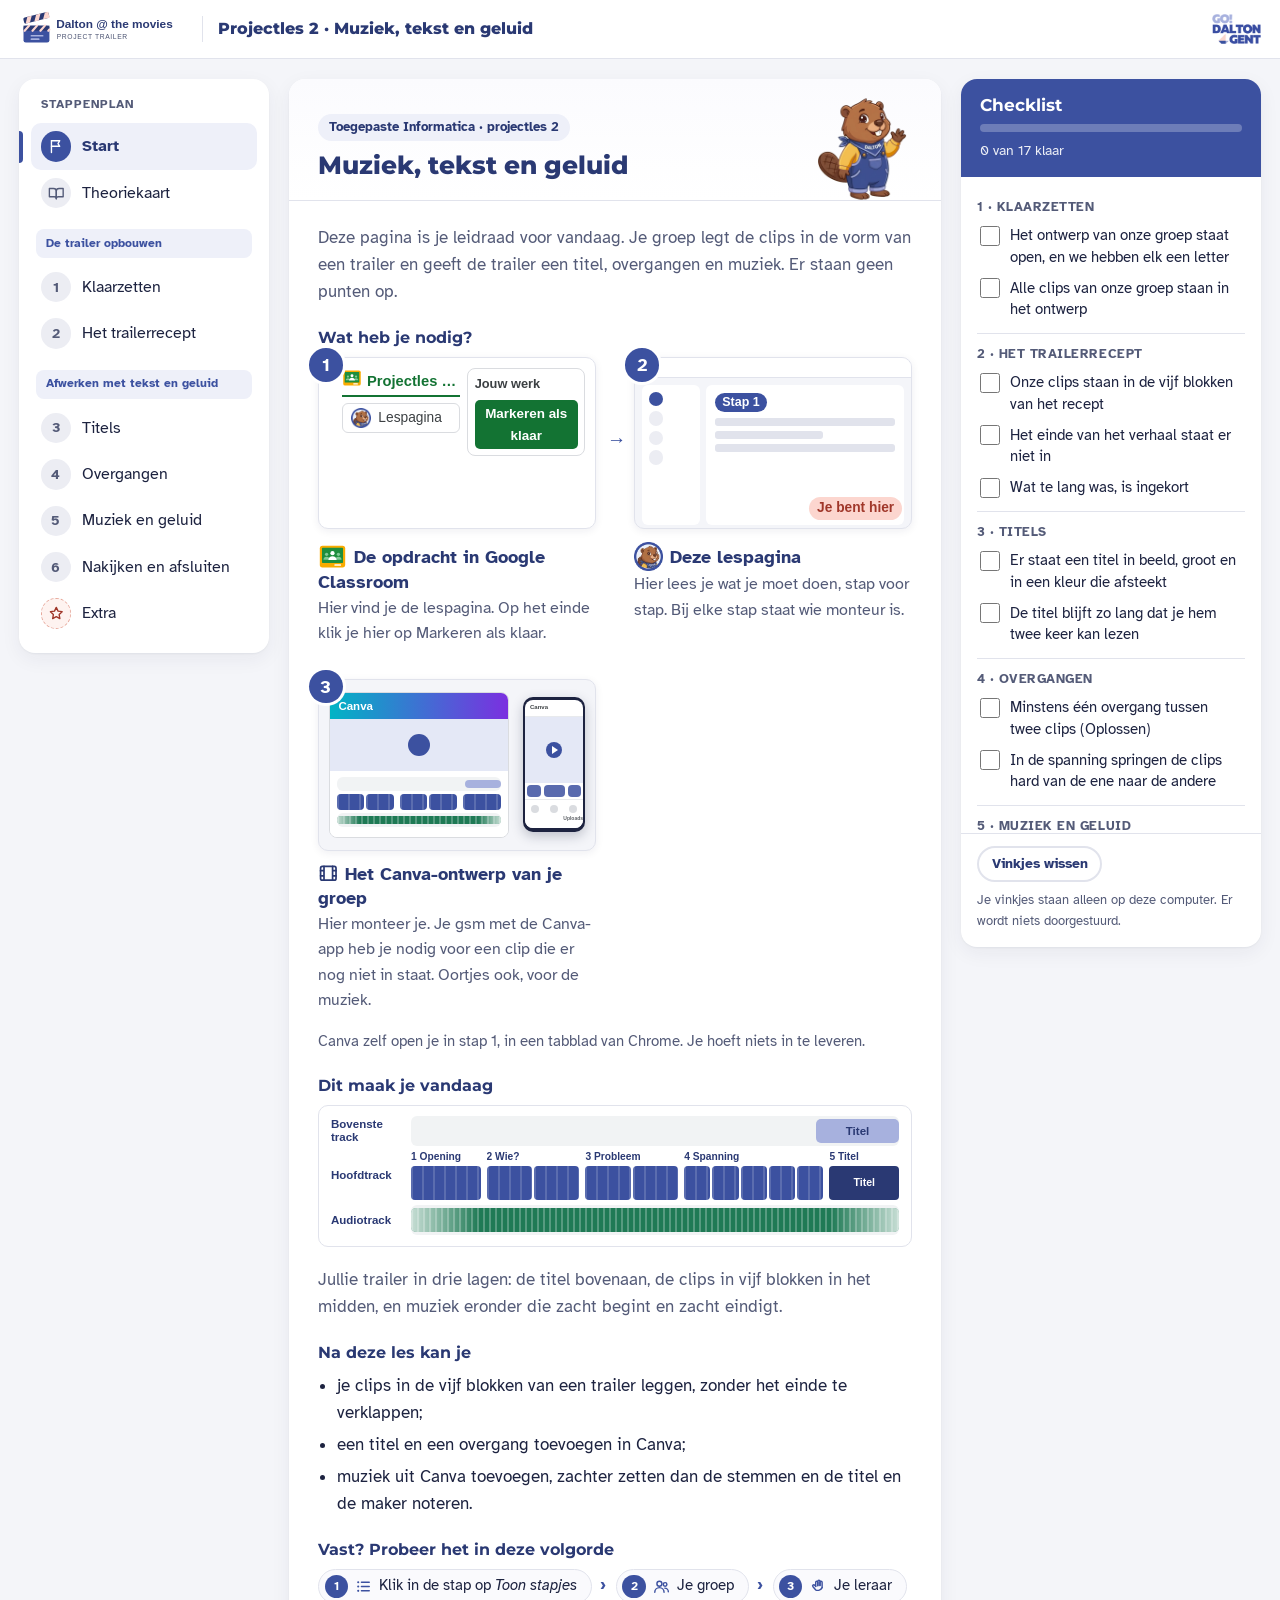
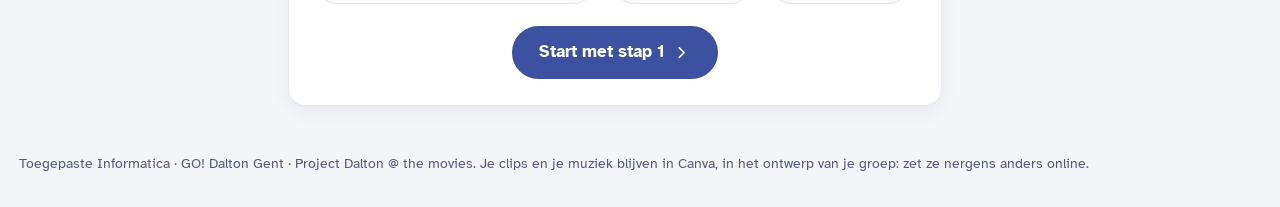
<file: index.html>
<!DOCTYPE html>
<html lang="nl-BE">
<head>
  <meta charset="UTF-8">
  <meta name="viewport" content="width=device-width, initial-scale=1">
  <meta name="toestel" content="windows">
<meta name="programma" content="canva">
  <title>Lespagina · Projectles 2 · Muziek, tekst en geluid · Dalton @ the movies</title>
  <link rel="icon" href="assets/logos/lespagina-icon.png" type="image/png">
  <link rel="stylesheet" href="css/style.css">
</head>
<body data-storage="movies-geluid_v1_" data-modus-start="kort" data-laatste-stap="6" data-ai-hulp="uit">

<!-- Pictogrammen: eenvoudige lijntekeningen, eigen werk. Gebruik: een svg met class "ic" en daarin use met href naar het symbool. -->
<svg xmlns="http://www.w3.org/2000/svg" style="display:none">
  <symbol id="i-flag" viewBox="0 0 24 24"><path d="M5 21V4"/><path d="M5 4h12l-2.5 4 2.5 4H5"/></symbol>
  <symbol id="i-book" viewBox="0 0 24 24"><path d="M2 5h6a4 4 0 0 1 4 4v11a3 3 0 0 0-3-3H2z"/><path d="M22 5h-6a4 4 0 0 0-4 4v11a3 3 0 0 1 3-3h7z"/></symbol>
  <symbol id="i-check" viewBox="0 0 24 24"><path d="M5 12.5l4.5 4.5L19 7.5"/></symbol>
  <symbol id="i-check-circle" viewBox="0 0 24 24"><circle cx="12" cy="12" r="9"/><path d="M8 12.5l2.7 2.7L16 10"/></symbol>
  <symbol id="i-list" viewBox="0 0 24 24"><path d="M9 6h11M9 12h11M9 18h11"/><path d="M4.5 6h.01M4.5 12h.01M4.5 18h.01" stroke-width="3"/></symbol>
  <symbol id="i-bulb" viewBox="0 0 24 24"><path d="M9 18h6M10 21h4"/><path d="M12 3a6 6 0 0 0-4 10.5c.7.7 1 1.5 1 2.5h6c0-1 .3-1.8 1-2.5A6 6 0 0 0 12 3z"/></symbol>
  <symbol id="i-alert" viewBox="0 0 24 24"><path d="M12 3.5l9.5 17h-19z"/><path d="M12 10v4.5M12 17.5h.01"/></symbol>
  <symbol id="i-help" viewBox="0 0 24 24"><circle cx="12" cy="12" r="9"/><path d="M9.6 9.3a2.5 2.5 0 1 1 3.4 2.5c-.6.3-1 .8-1 1.5v.4M12 17h.01"/></symbol>
  <symbol id="i-users" viewBox="0 0 24 24"><circle cx="9" cy="8" r="3.5"/><path d="M2.5 20a6.5 6.5 0 0 1 13 0"/><circle cx="17" cy="9" r="2.5"/><path d="M16.5 14.2a5 5 0 0 1 5 5"/></symbol>
  <symbol id="i-send" viewBox="0 0 24 24"><path d="M12 15V3M7 8l5-5 5 5"/><path d="M4 14v6h16v-6"/></symbol>
  <symbol id="i-star" viewBox="0 0 24 24"><path d="M12 3.5l2.6 5.4 5.9.8-4.3 4.1 1 5.9L12 16.9l-5.2 2.8 1-5.9-4.3-4.1 5.9-.8z"/></symbol>
  <symbol id="i-link" viewBox="0 0 24 24"><path d="M10 14a4 4 0 0 0 5.7 0l3-3a4 4 0 0 0-5.7-5.7l-1 1"/><path d="M14 10a4 4 0 0 0-5.7 0l-3 3a4 4 0 0 0 5.7 5.7l1-1"/></symbol>
  <symbol id="i-hand" viewBox="0 0 24 24"><path d="M8 12V6a1.5 1.5 0 0 1 3 0v5"/><path d="M11 10.5V4.5a1.5 1.5 0 0 1 3 0v6"/><path d="M14 10.5V6a1.5 1.5 0 0 1 3 0v7.5"/><path d="M8 11.5l-1.5-1.5a1.6 1.6 0 0 0-2.3 2.3l3.6 4.2A6.5 6.5 0 0 0 17 13.5"/></symbol>
  <symbol id="i-left" viewBox="0 0 24 24"><path d="M15 6l-6 6 6 6"/></symbol>
  <symbol id="i-right" viewBox="0 0 24 24"><path d="M9 6l6 6-6 6"/></symbol>
  <symbol id="i-lock" viewBox="0 0 24 24"><rect x="5" y="11" width="14" height="10" rx="2"/><path d="M8 11V8a4 4 0 0 1 8 0v3"/></symbol>
  <symbol id="i-info" viewBox="0 0 24 24"><circle cx="12" cy="12" r="9"/><path d="M12 11v5.5M12 7.6h.01"/></symbol>
  <symbol id="i-film" viewBox="0 0 24 24"><rect x="3" y="4" width="18" height="16" rx="2"/><path d="M7 4v16M17 4v16M3 9h4M3 15h4M17 9h4M17 15h4"/></symbol>
  <symbol id="i-phone" viewBox="0 0 24 24"><rect x="7" y="2.5" width="10" height="19" rx="2"/><path d="M11 18.5h2"/></symbol>
  <symbol id="i-cut" viewBox="0 0 24 24"><circle cx="6" cy="7" r="2.5"/><circle cx="6" cy="17" r="2.5"/><path d="M8 8.5L20 18M8 15.5L20 6"/></symbol>
  <symbol id="i-eye" viewBox="0 0 24 24"><path d="M2 12s4-7 10-7 10 7 10 7-4 7-10 7S2 12 2 12z"/><circle cx="12" cy="12" r="3"/></symbol>
  <symbol id="i-move" viewBox="0 0 24 24"><path d="M3 12h18M7 8l-4 4 4 4M17 8l4 4-4 4"/></symbol>
</svg>

<div class="teacher-banner">Leraarweergave: de roze kaders tonen waar je een screenshot kan plaatsen. Leerlingen zien die kaders niet.</div>

<header class="topbar">
  <div class="topbar-inner">
    <a class="brand" href="index.html" title="Naar het begin van de les">
      <img src="assets/movies-logo.svg" alt="Dalton @ the movies">
      <span class="brand-lesson">Projectles 2 · Muziek, tekst en geluid</span>
    </a>
    <span class="topbar-spacer"></span>
    <img class="dalton-mark" src="assets/dalton-gent-logo.png" alt="GO! Dalton Gent">
  </div>
</header>

<div class="layout">

  <!-- ============ LINKS: de route ============ -->
  <nav class="route" aria-label="Stappenplan">
    <p class="route-title">Stappenplan</p>
    <button class="nav-btn" type="button" data-step="start"><span class="nav-num"><svg class="ic" aria-hidden="true"><use href="#i-flag"/></svg></span><span class="nav-lbl">Start</span></button>
    <button class="nav-btn" type="button" data-step="theorie"><span class="nav-num"><svg class="ic" aria-hidden="true"><use href="#i-book"/></svg></span><span class="nav-lbl">Theoriekaart</span></button>

    <p class="route-group">De trailer opbouwen</p>
    <button class="nav-btn" type="button" data-step="1"><span class="nav-num"><span class="nav-n">1</span><svg class="ic nav-check" aria-hidden="true"><use href="#i-check"/></svg></span><span class="nav-lbl">Klaarzetten</span></button>
    <button class="nav-btn" type="button" data-step="2"><span class="nav-num"><span class="nav-n">2</span><svg class="ic nav-check" aria-hidden="true"><use href="#i-check"/></svg></span><span class="nav-lbl">Het trailerrecept</span></button>

    <p class="route-group">Afwerken met tekst en geluid</p>
    <button class="nav-btn" type="button" data-step="3"><span class="nav-num"><span class="nav-n">3</span><svg class="ic nav-check" aria-hidden="true"><use href="#i-check"/></svg></span><span class="nav-lbl">Titels</span></button>
    <button class="nav-btn" type="button" data-step="4"><span class="nav-num"><span class="nav-n">4</span><svg class="ic nav-check" aria-hidden="true"><use href="#i-check"/></svg></span><span class="nav-lbl">Overgangen</span></button>
    <button class="nav-btn" type="button" data-step="5"><span class="nav-num"><span class="nav-n">5</span><svg class="ic nav-check" aria-hidden="true"><use href="#i-check"/></svg></span><span class="nav-lbl">Muziek en geluid</span></button>
    <button class="nav-btn" type="button" data-step="6"><span class="nav-num"><span class="nav-n">6</span><svg class="ic nav-check" aria-hidden="true"><use href="#i-check"/></svg></span><span class="nav-lbl">Nakijken en afsluiten</span></button>
    <button class="nav-btn extra" type="button" data-step="extra"><span class="nav-num"><svg class="ic" aria-hidden="true"><use href="#i-star"/></svg></span><span class="nav-lbl">Extra</span></button>
  </nav>

  <!-- ============ MIDDEN: één stap tegelijk ============ -->
  <main id="main">

    <!-- ===== START ===== -->
    <section class="pane" id="pane-start" aria-labelledby="h-start">
      <article class="card">
        <header class="card-head met-mascotte">
          <div>
            <div class="tags"><span class="tag tag-where">Toegepaste Informatica · projectles 2</span></div>
            <h1 id="h-start">Muziek, tekst en geluid</h1>
          </div>
          <img class="mascotte-kop" src="assets/mascotte/dalton_welkom.webp" alt="" width="120" height="120">
        </header>
        <div class="card-body">
          <p class="intro">Deze pagina is je leidraad voor vandaag. Je groep legt de clips in de vorm van een trailer en geeft de trailer een titel, overgangen en muziek. Er staan geen punten op.</p>

          <h2 class="sec">Wat heb je nodig?</h2>
          <ol class="nodig">
            <li class="nodig-item">
              <div class="mock mock-opdracht" aria-hidden="true">
                <div class="mo-midden"><div class="mo-titel"><img class="logo" src="assets/logos/classroom.svg" alt="">Projectles 2 — Muziek, tekst en geluid</div><div class="mo-chip"><img class="logo" src="assets/logos/lespagina.webp" alt=""><span>Lespagina</span></div></div><div class="mo-werk"><div class="mo-werk-kop">Jouw werk</div><div class="mo-knop">Markeren als klaar</div></div>
              </div>
              <p class="nodig-naam"><img class="logo" src="assets/logos/classroom.svg" alt="">De opdracht in Google Classroom</p>
              <p class="nodig-uitleg">Hier vind je de lespagina. Op het einde klik je hier op Markeren als klaar.</p>
            </li>
            <li class="nodig-item">
              <div class="mock mock-lespagina" aria-hidden="true">
                <div class="ml-balk"></div>
                <div class="ml-midden">
                  <div class="ml-route"><span></span><span></span><span></span><span></span></div>
                  <div class="ml-stap"><span class="ml-tag">Stap 1</span><span class="ml-lijn"></span><span class="ml-lijn kort"></span><span class="ml-lijn"></span></div>
                </div>
                <div class="ml-hier">Je bent hier</div>
              </div>
              <p class="nodig-naam"><img class="logo" src="assets/logos/lespagina.webp" alt="">Deze lespagina</p>
              <p class="nodig-uitleg">Hier lees je wat je moet doen, stap voor stap. Bij elke stap staat wie monteur is.</p>
            </li>
            <li class="nodig-item">
              <div class="mock mock-ontwerp" aria-hidden="true">
                <div class="mo-canva">
                  <div class="mo-canva-balk">Canva</div>
                  <div class="mo-canva-beeld"><span></span></div>
                  <div class="tl3">
                    <div class="tl3-rij"><div class="tl3-spoor"><span class="tl3-blok tl3-tekst" style="--x:78%;--b:22%"></span></div></div>
                    <div class="tl3-rij"><div class="tl3-hoofd"><div class="tl3-groep" style="--w:3"><div class="tl3-clips"><span class="tl-clip"></span><span class="tl-clip"></span></div></div><div class="tl3-groep" style="--w:3"><div class="tl3-clips"><span class="tl-clip"></span><span class="tl-clip"></span></div></div><div class="tl3-groep" style="--w:2"><div class="tl3-clips"><span class="tl-clip"></span></div></div></div></div>
                    <div class="tl3-rij"><div class="tl3-spoor"><span class="tl3-blok tl3-muziek" style="--x:0;--b:100%"></span></div></div>
                  </div>
                </div>
                <div class="gsm"><div class="gsm-scherm"><div class="gsm-balk"><span>Canva</span></div><div class="gsm-beeld"><span></span></div><div class="gsm-tijdlijn"><i></i><i></i><i></i></div><div class="gsm-werkbalk"><span class="gsm-tab"><i></i></span><span class="gsm-tab"><i></i></span><span class="gsm-tab"><i></i>Uploads</span></div></div></div>
              </div>
              <p class="nodig-naam"><svg class="ic" aria-hidden="true"><use href="#i-film"/></svg> Het Canva-ontwerp van je groep</p>
              <p class="nodig-uitleg">Hier monteer je. Je gsm met de Canva-app heb je nodig voor een clip die er nog niet in staat. Oortjes ook, voor de muziek.</p>
            </li>
          </ol>
          <p class="nodig-noot">Canva zelf open je in stap 1, in een tabblad van Chrome. Je hoeft niets in te leveren.</p>

          <h2 class="sec">Dit maak je vandaag</h2>
          <div class="vandaag">
            <div class="tl3" role="img" aria-label="Tekening van de tijdlijn met drie lagen. Bovenaan staat de titel op de bovenste track, helemaal achteraan. In het midden staan de clips op de hoofdtrack in vijf groepen: opening, wie, probleem, spanning met korte clips, en de titelkaart. Onderaan loopt de muziek op de audiotrack, met een vervaging aan het begin en aan het einde.">
              <div class="tl3-rij"><span class="tl3-naam">Bovenste track</span><div class="tl3-spoor"><span class="tl3-blok tl3-tekst" style="--x:83%;--b:17%">Titel</span></div></div>
              <div class="tl3-rij"><span class="tl3-naam">Hoofdtrack</span><div class="tl3-hoofd">
                <div class="tl3-groep" style="--w:3"><b>1 Opening</b><div class="tl3-clips"><span class="tl-clip"></span></div></div>
                <div class="tl3-groep" style="--w:4"><b>2 Wie?</b><div class="tl3-clips"><span class="tl-clip"></span><span class="tl-clip"></span></div></div>
                <div class="tl3-groep" style="--w:4"><b>3 Probleem</b><div class="tl3-clips"><span class="tl-clip"></span><span class="tl-clip"></span></div></div>
                <div class="tl3-groep" style="--w:6"><b>4 Spanning</b><div class="tl3-clips"><span class="tl-clip"></span><span class="tl-clip"></span><span class="tl-clip"></span><span class="tl-clip"></span><span class="tl-clip"></span></div></div>
                <div class="tl3-groep" style="--w:3"><b>5 Titel</b><div class="tl3-clips"><span class="tl3-titelkaart">Titel</span></div></div>
              </div></div>
              <div class="tl3-rij"><span class="tl3-naam">Audiotrack</span><div class="tl3-spoor"><span class="tl3-blok tl3-muziek" style="--x:0;--b:100%"></span></div></div>
            </div>
            <p>Jullie trailer in drie lagen: de titel bovenaan, de clips in vijf blokken in het midden, en muziek eronder die zacht begint en zacht eindigt.</p>
          </div>

          <h2 class="sec">Na deze les kan je</h2>
          <ul class="doelen">
            <li>je clips in de vijf blokken van een trailer leggen, zonder het einde te verklappen;</li>
            <li>een titel en een overgang toevoegen in Canva;</li>
            <li>muziek uit Canva toevoegen, zachter zetten dan de stemmen en de titel en de maker noteren.</li>
          </ul>

          <h2 class="sec">Vast? Probeer het in deze volgorde</h2>
          <ol class="vast">
            <li><svg class="ic" aria-hidden="true"><use href="#i-list"/></svg><span>Klik in de stap op <em>Toon stapjes</em></span></li>
            <li><svg class="ic" aria-hidden="true"><use href="#i-users"/></svg><span>Je groep</span></li>
            <li><svg class="ic" aria-hidden="true"><use href="#i-hand"/></svg><span>Je leraar</span></li>
          </ol>

          <p class="start-cta"><button class="btn btn-primary" type="button" data-goto="1">Start met stap 1 <svg class="ic" aria-hidden="true"><use href="#i-right"/></svg></button></p>
        </div>
      </article>
    </section>

    <!-- ===== THEORIEKAART ===== -->
    <section class="pane" id="pane-theorie" aria-labelledby="h-theorie">
      <article class="card">
        <header class="card-head">
          <div class="tags"><span class="tag tag-where">Spiekbriefje</span></div>
          <h2 id="h-theorie">Theoriekaart</h2>
        </header>
        <div class="card-body">
          <p class="intro">Alles op één plek. Kom hier terug als je iets niet meer weet.</p>
          <div class="t-grid">
            <section class="t-card">
              <h3><svg class="ic" aria-hidden="true"><use href="#i-flag"/></svg>Het project</h3>
              <ul>
                <li>Elke groep van drie maakt een <strong>filmtrailer</strong>. <strong>Informatica: de montage, in Canva.</strong></li>
                <li>Drie projectlessen: kennismaken met de montage (22 oktober) · <strong>vandaag muziek, tekst en geluid</strong> · donderdag 12 november afwerken en inleveren.</li>
                <li>Eindproduct: vrijdag 13 november, getoond op het slotmoment.</li>
              </ul>
            </section>
            <section class="t-card">
              <h3><svg class="ic" aria-hidden="true"><use href="#i-users"/></svg>De monteur wisselt</h3>
              <ul>
                <li>Geef elkaar een letter: <strong>A</strong>, <strong>B</strong> en <strong>C</strong>.</li>
                <li>Bij elke stap staat bovenaan wie <strong>monteur</strong> is: die werkt op de tijdlijn.</li>
                <li>De anderen kijken mee op hun eigen scherm, zoeken muziek of bedenken de tekst. Eén monteur tegelijk.</li>
              </ul>
            </section>
            <section class="t-card wide">
              <h3><svg class="ic" aria-hidden="true"><use href="#i-film"/></svg>De tijdlijn heeft drie lagen</h3>
              <div class="tl3 tl3-mini" role="img" aria-label="Tekening van de tijdlijn met drie lagen. Bovenaan de bovenste track met een tekstblok. In het midden de hoofdtrack met drie clips. Onderaan de audiotrack met muziek.">
                <div class="tl3-rij"><span class="tl3-naam">Bovenste track</span><div class="tl3-spoor"><span class="tl3-blok tl3-tekst" style="--x:60%;--b:28%">tekst</span></div></div>
                <div class="tl3-rij"><span class="tl3-naam">Hoofdtrack</span><div class="tl3-hoofd"><div class="tl3-groep" style="--w:1"><div class="tl3-clips"><span class="tl-clip"></span><span class="tl-clip"></span><span class="tl-clip"></span></div></div></div></div>
                <div class="tl3-rij"><span class="tl3-naam">Audiotrack</span><div class="tl3-spoor"><span class="tl3-blok tl3-muziek" style="--x:0;--b:100%">muziek</span></div></div>
              </div>
              <ul style="margin-top:.7rem">
                <li><strong>Hoofdtrack</strong>: je clips na elkaar. Overgangen kan je alleen hier tussen twee clips zetten.</li>
                <li><strong>Bovenste track</strong>: tekst. Wat hoger staat, komt in beeld bovenop wat lager staat.</li>
                <li><strong>Audiotrack</strong>: muziek, geluidseffecten of een voice-over.</li>
              </ul>
            </section>
            <section class="t-card">
              <h3><svg class="ic" aria-hidden="true"><use href="#i-flag"/></svg>Het trailerrecept</h3>
              <ul>
                <li><strong>1 Opening</strong>: één beeld dat nieuwsgierig maakt.</li>
                <li><strong>2 Wie?</strong> De personages.</li>
                <li><strong>3 Het probleem</strong>: wat loopt er mis?</li>
                <li><strong>4 Spanning</strong>: korte clips na elkaar.</li>
                <li><strong>5 De titel</strong>, en stop.</li>
                <li>Een trailer verklapt het einde niet.</li>
              </ul>
            </section>
            <section class="t-card">
              <h3><svg class="ic" aria-hidden="true"><use href="#i-eye"/></svg>Een titel die je kan lezen</h3>
              <ul>
                <li>Groot genoeg, en een kleur die afsteekt tegen de clip.</li>
                <li>Lang genoeg in beeld: je moet hem twee keer kunnen lezen.</li>
                <li>Je kiest wanneer hij komt door het blok in de tijdlijn te slepen, en hoe lang door aan de rand te slepen.</li>
              </ul>
            </section>
            <section class="t-card">
              <h3><svg class="ic" aria-hidden="true"><use href="#i-move"/></svg>Overgangen</h3>
              <ul>
                <li>Zonder overgang springt de film meteen naar de volgende clip: een <strong>harde overgang</strong>.</li>
                <li><strong>Oplossen</strong> laat de ene clip in de andere overlopen, bijvoorbeeld bij een sprong in de tijd.</li>
                <li>Gebruik er weinig, en telkens dezelfde soort. In de spanning werkt een harde overgang het best.</li>
              </ul>
            </section>
            <section class="t-card">
              <h3><svg class="ic" aria-hidden="true"><use href="#i-star"/></svg>Muziek en geluid</h3>
              <ul>
                <li>De stemmen in je clips moet je kunnen verstaan: zet de muziek <strong>zachter</strong>.</li>
                <li><strong>Vervagen</strong>: de muziek begint en eindigt zacht.</li>
                <li>Een <strong>voice-over</strong> is een stem die over de beelden vertelt.</li>
              </ul>
            </section>
            <section class="t-card">
              <h3><svg class="ic" aria-hidden="true"><use href="#i-lock"/></svg>Welke muziek mag je gebruiken?</h3>
              <ul>
                <li>Muziek is beschermd door het <strong>auteursrecht</strong>.</li>
                <li>Gebruik alleen muziek uit de bibliotheek van Canva. Een liedje van Spotify of YouTube uploaden mag niet.</li>
                <li>Noteer altijd de <strong>titel en de maker</strong>. In projectles 3 komen ze in de aftiteling.</li>
              </ul>
            </section>
            <section class="t-card">
              <h3><svg class="ic" aria-hidden="true"><use href="#i-eye"/></svg>Wie er in beeld komt</h3>
              <ul>
                <li>Niemand mag je zonder toestemming filmen of je beeld tonen: dat is <strong>portretrecht</strong>.</li>
                <li>Jullie trailer wordt getoond op het slotmoment: wie herkenbaar in beeld staat, moet dat weten.</li>
              </ul>
            </section>
            <section class="t-card wide">
              <h3><svg class="ic" aria-hidden="true"><use href="#i-help"/></svg>Woorden</h3>
              <table class="t-rows">
                <tr><th>trailer</th><td>een korte reclamefilm die nieuwsgierig maakt naar een film, zonder het einde te verklappen</td></tr>
                <tr><th>hoofdtrack</th><td>de dikke strook in de tijdlijn met je clips na elkaar</td></tr>
                <tr><th>bovenste track</th><td>de strook boven de hoofdtrack voor tekst bovenop je video</td></tr>
                <tr><th>audiotrack</th><td>een strook in de tijdlijn met muziek, een geluidseffect of een voice-over</td></tr>
                <tr><th>overgang</th><td>hoe de ene clip in de volgende overgaat, bijvoorbeeld door Oplossen</td></tr>
                <tr><th>harde overgang</th><td>de ene clip springt meteen naar de volgende</td></tr>
                <tr><th>vervagen</th><td>het geluid zacht laten beginnen of eindigen</td></tr>
                <tr><th>licentie</th><td>de toestemming van de maker om zijn werk te gebruiken, met de regels erbij</td></tr>
                <tr><th>voice-over</th><td>een stem die over de beelden vertelt</td></tr>
                <tr><th>portretrecht</th><td>niemand mag je zonder toestemming filmen of je beeld tonen</td></tr>
              </table>
            </section>
            <section class="t-card wide warn">
              <h3><svg class="ic" aria-hidden="true"><use href="#i-alert"/></svg>Veelgemaakte fouten</h3>
              <ul>
                <li>De trailer vertelt de hele film na, met het einde erbij.</li>
                <li>Een liedje van Spotify of YouTube uploaden in plaats van muziek uit Canva.</li>
                <li>De muziek even luid als de stemmen: je verstaat niet wat de personages zeggen.</li>
                <li>Bij elke clip een andere, opvallende overgang.</li>
                <li>Een titel die te kort in beeld is, of wit op een lichte achtergrond.</li>
                <li>Twee groepsleden die tegelijk de tijdlijn verslepen.</li>
              </ul>
            </section>
          </div>
        </div>
      </article>
    </section>

    <!-- ===== STAP 1 ===== -->
    <section class="pane" id="pane-1" aria-labelledby="h-1">
      <article class="card">
        <header class="card-head">
          <div class="tags"><span class="tag tag-step">Stap 1</span><span class="tag tag-where">Canva</span></div>
          <h2 id="h-1">Klaarzetten</h2>
        </header>
        <div class="card-body">
          <p class="intro">Je opent het ontwerp van je groep en kijkt of al jullie clips erin staan.</p>
          <p class="monteur samen"><svg class="ic" aria-hidden="true"><use href="#i-users"/></svg><span><strong>Samen.</strong> Geef elkaar een letter: <strong>A</strong>, <strong>B</strong> en <strong>C</strong>. Zo weten jullie bij elke stap wie monteur is.</span></p>
          <div class="todo-box">
            <div class="todo-head"><h3><svg class="ic" aria-hidden="true"><use href="#i-list"/></svg> Wat moet je doen?</h3></div>
            <ol class="doe">
<li><span class="doe-tekst"><strong>Iedereen:</strong> klik op <a class="btn btn-primary btn-open" href="https://www.canva.com" target="_blank" rel="noopener">Open Canva</a></span><span class="sub">Het opent in een nieuw tabblad. Meld je aan met je schoolaccount.</span></li>
<li><details class="stapjes" open><summary><span class="doe-tekst"><strong>Iedereen:</strong> open het ontwerp van je groep.</span><span class="stapjes-knop" aria-hidden="true"></span></summary>
  <ol class="klein">
    <li><p>Klik links op <strong>Projecten</strong> en dan op <strong>Met jou gedeeld</strong>. Klik op het ontwerp van je groep.<span class="sub">Maakte jij het ontwerp? Dan staat het bij je eigen projecten.</span></p><img class="mini" src="assets/stapjes/canva-met-jou-gedeeld.png" alt="Canva, Projecten. In de lijst staat Met jou gedeeld in een rood kader." loading="lazy"></li>
  </ol>
</details></li>
<li><span class="doe-tekst">Druk op de <strong>spatiebalk</strong> om de tijdlijn af te spelen. Staan alle clips van de groep erin?</span><span class="sub">Zie je het ontwerp niet bij Met jou gedeeld? Dan deelde de eigenaar het niet met jou. Vraag het aan je groep.</span></li>
<li><details class="stapjes" open><summary><span class="doe-tekst">Ontbreekt er een clip? Zet ze erin met de <strong>Canva-app</strong> op je gsm.</span><span class="stapjes-knop" aria-hidden="true"></span></summary>
  <ol class="klein">
    <li><p>Open het ontwerp van je groep in de Canva-app: tik onderaan op <strong>Je ontwerpen</strong>, bovenaan op <strong>Alle projecten</strong> en dan op <strong>Met jou gedeeld</strong>.<span class="sub">Zoals in projectles 1. De beelden komen van Canva in de browser van een gsm: in de app ziet het er bijna zo uit.</span></p><img class="mini" src="assets/stapjes/gsm-met-jou-gedeeld.png" alt="Canva op een gsm: het lijstje Je ontwerpen is open. Met jou gedeeld staat in een rood kader." loading="lazy"></li>
    <li><p>Tik in de werkbalk onderaan op <strong>Uploads</strong>, kies de clip en <strong>tik erop</strong>.<span class="sub">Pas als je op de clip tikt, staat ze in het ontwerp.</span></p><img class="mini" src="assets/stapjes/gsm-uploads.png" alt="De editor van Canva op een gsm. In de werkbalk onderaan staat Uploads in een rood kader." loading="lazy"></li>
  </ol>
</details></li>
<li><span class="doe-tekst">Spreek af wie monteur is in stap 2: <strong>A</strong>.</span></li>
            </ol>
          </div>
          <div class="tip"><svg class="ic" aria-hidden="true"><use href="#i-bulb"/></svg><p><strong>Nog bijna geen clips?</strong> Klik in de tijdlijn bij <strong>+</strong> op <strong>Stockvideo's</strong> en zet er een paar in als plaatshouder. Zo kan je de muziek en de titels al oefenen. Jullie eigen clips komen er later in de plaats.</p></div>
        </div>
        <footer class="card-nav">
          <button class="btn" type="button" data-goto="start"><svg class="ic" aria-hidden="true"><use href="#i-left"/></svg> Start</button>
          <button class="btn btn-primary" type="button" data-goto="2">Stap 2 <svg class="ic" aria-hidden="true"><use href="#i-right"/></svg></button>
        </footer>
      </article>
    </section>

    <!-- ===== STAP 2 ===== -->
    <section class="pane" id="pane-2" aria-labelledby="h-2">
      <article class="card">
        <header class="card-head">
          <div class="tags"><span class="tag tag-step">Stap 2</span><span class="tag tag-where">Canva, de tijdlijn</span></div>
          <h2 id="h-2">Het trailerrecept</h2>
        </header>
        <div class="card-body">
          <p class="intro">Een trailer maakt nieuwsgierig en verklapt het einde niet. Je legt je clips in de vijf blokken van het recept.</p>
          <p class="monteur"><svg class="ic" aria-hidden="true"><use href="#i-users"/></svg><span>Monteur: <span class="mon-letter">A</span> <strong>B</strong> en <strong>C</strong> zeggen welke clip in welk blok hoort.</span></p>
          <div class="todo-box">
            <div class="todo-head"><h3><svg class="ic" aria-hidden="true"><use href="#i-list"/></svg> Wat moet je doen?</h3></div>
            <ol class="doe">
<li><span class="doe-tekst">Bekijk met je groep het <strong>trailerrecept</strong> hieronder. Welke clip hoort in welk blok?</span></li>
<li><details class="stapjes" open><summary><span class="doe-tekst"><strong>Monteur:</strong> sleep de clips in de volgorde van het recept.</span><span class="stapjes-knop" aria-hidden="true"></span></summary>
  <ol class="klein">
    <li><p>Klik een clip aan in de tijdlijn. Houd ingedrukt en sleep ze naar links of rechts.<span class="sub">De clips hoeven niet in de volgorde van de film te staan. Eén monteur tegelijk op de tijdlijn.</span></p></li>
    <li><p>Druk op de <strong>spatiebalk</strong> om af te spelen. Klopt de volgorde met het recept?</p></li>
  </ol>
</details></li>
<li><span class="doe-tekst"><strong>Monteur:</strong> kort in wat te lang is.</span><span class="sub">Klik de clip aan en sleep de linkerrand of de rechterrand naar binnen. In blok 4 mogen de clips kort zijn: 1 à 2 seconden.</span></li>
<li><span class="doe-tekst"><strong>Monteur:</strong> haal weg wat niet in de trailer hoort. Zeker het einde!</span><span class="sub">Klik de clip aan en druk op <strong>Delete</strong>. Te veel weg? Klik bovenaan op de pijl <strong>Ongedaan maken</strong>, of druk op <strong>Ctrl + Z</strong>.</span></li>
<li><span class="doe-tekst">Speel de trailer af. Stopt ze vóór het einde van het verhaal?</span></li>
            </ol>
          </div>
          <div class="tip"><svg class="ic" aria-hidden="true"><use href="#i-bulb"/></svg><p><strong>Vertelt je trailer de hele film na?</strong> Haal dan de clips van het einde eruit. Laat de kijker raden hoe het afloopt.</p></div>
          <div class="info" role="group" aria-labelledby="info-recept">
            <div class="info-kop"><svg class="ic" aria-hidden="true"><use href="#i-info"/></svg><span class="info-soort">Info</span><h3 id="info-recept">Het trailerrecept</h3><span class="info-bij">bij handeling 1 tot 3</span></div>
            <div class="info-body">
              <ol class="recept">
                <li><b>Opening</b><span>Welk beeld maakt meteen nieuwsgierig?</span></li>
                <li><b>Wie?</b><span>Wie zijn de personages?</span></li>
                <li><b>Het probleem</b><span>Wat loopt er mis?</span></li>
                <li><b>Spanning</b><span>Korte clips na elkaar: wat staat er op het spel?</span></li>
                <li><b>De titel</b><span>En dan stop je.</span></li>
              </ol>
              <p class="recept-noot">Een trailer verklapt het einde niet.</p>
            </div>
          </div>
        </div>
        <footer class="card-nav">
          <button class="btn" type="button" data-goto="1"><svg class="ic" aria-hidden="true"><use href="#i-left"/></svg> Stap 1</button>
          <button class="btn btn-primary" type="button" data-goto="3">Stap 3 <svg class="ic" aria-hidden="true"><use href="#i-right"/></svg></button>
        </footer>
      </article>
    </section>

    <!-- ===== STAP 3 ===== -->
    <section class="pane" id="pane-3" aria-labelledby="h-3">
      <article class="card">
        <header class="card-head">
          <div class="tags"><span class="tag tag-step">Stap 3</span><span class="tag tag-where">Canva, de bovenste track</span></div>
          <h2 id="h-3">Titels</h2>
        </header>
        <div class="card-body">
          <p class="intro">Een titel staat op de bovenste track, boven je clips. Jij kiest wanneer hij komt en hoe lang hij blijft.</p>
          <p class="monteur"><svg class="ic" aria-hidden="true"><use href="#i-users"/></svg><span>Monteur: <span class="mon-letter">B</span> <strong>A</strong> en <strong>C</strong> bedenken de tekst van de titel.</span></p>
          <div class="todo-box">
            <div class="todo-head"><h3><svg class="ic" aria-hidden="true"><use href="#i-list"/></svg> Wat moet je doen?</h3></div>
            <ol class="doe">
<li><span class="doe-tekst"><strong>Monteur:</strong> klik in de tijdlijn op de plek waar de titel moet komen.</span><span class="sub">De afspeelkop springt erheen. Een titel komt meestal helemaal achteraan, in blok 5.</span></li>
<li><details class="stapjes" open><summary><span class="doe-tekst"><strong>Monteur:</strong> voeg een tekstvak toe en typ de titel.</span><span class="stapjes-knop" aria-hidden="true"></span></summary>
  <ol class="klein">
    <li><p>Klik links op <strong>Tekst</strong> en dan op <strong>Voeg een tekstvak toe</strong>.</p><img class="mini" src="assets/stapjes/canva-tekstvak.png" alt="Het tabblad Tekst in Canva. De paarse knop Voeg een tekstvak toe staat in een rood kader." loading="lazy"></li>
    <li><p>Typ de titel van jullie film over de tekst <em>Jouw alineatekst</em>.<span class="sub">Staat die tekst niet geselecteerd? Dubbelklik erop en typ dan.</span></p></li>
  </ol>
</details></li>
<li><details class="stapjes" open><summary><span class="doe-tekst"><strong>Monteur:</strong> maak de titel groot, in een kleur die afsteekt.</span><span class="stapjes-knop" aria-hidden="true"></span></summary>
  <ol class="klein">
    <li><p>Klik op de titel in het beeld. Typ bovenaan in het vak met het getal een groter getal, bijvoorbeeld <strong>100</strong>.</p><img class="mini" src="assets/stapjes/canva-tekst-grootte.png" alt="De balk boven het beeld als je een tekst aanklikt. Het vak met de lettergrootte staat in een rood kader." loading="lazy"></li>
    <li><p>Klik op de <strong>A</strong> met de gekleurde streep en kies een kleur.<span class="sub">Een lichte clip? Kies een donkere kleur. Een donkere clip? Kies wit.</span></p><img class="mini" src="assets/stapjes/canva-tekst-kleur.png" alt="De balk boven het beeld. De A met een gekleurde streep, voor de kleur van de tekst, staat in een rood kader." loading="lazy"></li>
  </ol>
</details></li>
<li><details class="stapjes" open><summary><span class="doe-tekst"><strong>Monteur:</strong> kies hoe lang de titel in beeld blijft.</span><span class="stapjes-knop" aria-hidden="true"></span></summary>
  <ol class="klein">
    <li><p>Klik in de tijdlijn op het blok van de titel. Sleep de <strong>rechterrand</strong> naar rechts, tot je de titel twee keer kan lezen.<span class="sub">Het blok sleep je naar links of rechts als hij op de verkeerde plek staat.</span></p><img class="mini" src="assets/stapjes/canva-tekst-tijdlijn.png" alt="De tijdlijn in Canva. Het blok met de tekst staat bovenaan, op de bovenste track, in een rood kader. Aan zijn randen sleep je." loading="lazy"></li>
  </ol>
</details></li>
<li><span class="doe-tekst">Speel af. Kan je de titel twee keer lezen?</span><span class="sub">Wil je nog een korte zin tussen de blokken, zoals <em>Binnenkort</em>? Voeg dan nog een tekstvak toe.</span></li>
            </ol>
          </div>
          <div class="tip"><svg class="ic" aria-hidden="true"><use href="#i-bulb"/></svg><p><strong>Zie je je titel niet in beeld?</strong> Kijk of het blok op de bovenste track op de goede tijd staat. Sleep het naar de plek waar je de titel wil zien.</p></div>
          <div class="info" role="group" aria-labelledby="info-lagen">
            <div class="info-kop"><svg class="ic" aria-hidden="true"><use href="#i-info"/></svg><span class="info-soort">Info</span><h3 id="info-lagen">Waar staat wat in de tijdlijn?</h3><span class="info-bij">bij handeling 2 en 4</span></div>
            <div class="info-body">
              <div class="tl3" role="img" aria-label="Tekening van de tijdlijn met drie lagen. Bovenaan op de bovenste track staat een tekstblok. Daaronder staan op de hoofdtrack drie clips na elkaar. Onderaan loopt op de audiotrack de muziek.">
                <div class="tl3-rij"><span class="tl3-naam">Bovenste track</span><div class="tl3-spoor"><span class="tl3-blok tl3-tekst" style="--x:60%;--b:28%">tekst</span></div></div>
                <div class="tl3-rij"><span class="tl3-naam">Hoofdtrack</span><div class="tl3-hoofd"><div class="tl3-groep" style="--w:1"><div class="tl3-clips"><span class="tl-clip"></span><span class="tl-clip"></span><span class="tl-clip"></span></div></div></div></div>
                <div class="tl3-rij"><span class="tl3-naam">Audiotrack</span><div class="tl3-spoor"><span class="tl3-blok tl3-muziek" style="--x:0;--b:100%">muziek</span></div></div>
              </div>
              <ul class="doelen" style="margin-top:.7rem">
                <li>Wat <strong>hoger</strong> staat, komt in beeld bovenop wat lager staat. Daarom staat tekst bovenaan.</li>
                <li>Een blok sleep je naar links of rechts om te kiezen <strong>wanneer</strong> het komt, en aan zijn rand om te kiezen <strong>hoe lang</strong>.</li>
              </ul>
            </div>
          </div>
        </div>
        <footer class="card-nav">
          <button class="btn" type="button" data-goto="2"><svg class="ic" aria-hidden="true"><use href="#i-left"/></svg> Stap 2</button>
          <button class="btn btn-primary" type="button" data-goto="4">Stap 4 <svg class="ic" aria-hidden="true"><use href="#i-right"/></svg></button>
        </footer>
      </article>
    </section>

    <!-- ===== STAP 4 ===== -->
    <section class="pane" id="pane-4" aria-labelledby="h-4">
      <article class="card">
        <header class="card-head">
          <div class="tags"><span class="tag tag-step">Stap 4</span><span class="tag tag-where">Canva, de hoofdtrack</span></div>
          <h2 id="h-4">Overgangen</h2>
        </header>
        <div class="card-body">
          <p class="intro">Tussen twee clips kan je een overgang zetten. Zonder overgang springt de film meteen naar de volgende clip.</p>
          <p class="monteur"><svg class="ic" aria-hidden="true"><use href="#i-users"/></svg><span>Monteur: <span class="mon-letter">C</span> <strong>A</strong> en <strong>B</strong> zeggen tussen welke clips een overgang past.</span></p>
          <div class="todo-box">
            <div class="todo-head"><h3><svg class="ic" aria-hidden="true"><use href="#i-list"/></svg> Wat moet je doen?</h3></div>
            <ol class="doe">
<li><details class="stapjes" open><summary><span class="doe-tekst"><strong>Monteur:</strong> zet een overgang tussen twee clips.</span><span class="stapjes-knop" aria-hidden="true"></span></summary>
  <ol class="klein">
    <li><p>Ga met de muis naar de plek <strong>tussen twee clips</strong> op de hoofdtrack. Klik op het knopje <strong>Transitie toevoegen</strong> dat verschijnt.</p><img class="mini" src="assets/stapjes/canva-transitie-toevoegen.png" alt="De tijdlijn in Canva. Tussen twee clips staat het knopje Transitie toevoegen in een rood kader." loading="lazy"></li>
    <li><p>Klik in het paneel <strong>Overgangen</strong> op <strong>Oplossen</strong>.<span class="sub">Oplossen laat de ene clip in de andere overlopen. Wil je geen overgang meer? Klik op <strong>Geen</strong>.</span></p><img class="mini" src="assets/stapjes/canva-oplossen.png" alt="Het paneel Overgangen in Canva. De tegel Oplossen staat in een rood kader." loading="lazy"></li>
  </ol>
</details></li>
<li><details class="stapjes" open><summary><span class="doe-tekst"><strong>Monteur:</strong> maak de overgang kort.</span><span class="stapjes-knop" aria-hidden="true"></span></summary>
  <ol class="klein">
    <li><p>Typ bij <strong>Duur (seconden)</strong> een klein getal, bijvoorbeeld <strong>0.5</strong>.</p><img class="mini" src="assets/stapjes/canva-duur.png" alt="In het paneel Overgangen: de schuif Duur (seconden) met het getal 0.5 staat in een rood kader." loading="lazy"></li>
  </ol>
</details></li>
<li><span class="doe-tekst">Speel af. Past de overgang?</span><span class="sub">Zonder overgang is ook goed. Zeker in blok 4 (spanning): daar springt de film het best van clip naar clip.</span></li>
            </ol>
          </div>
          <div class="tip"><svg class="ic" aria-hidden="true"><use href="#i-bulb"/></svg><p><strong>Zie je geen knopje Transitie toevoegen?</strong> Staan de twee clips op de hoofdtrack, naast elkaar? Tussen clips op de bovenste track kan het niet. Staat er al een overgang, dan heet het knopje <strong>Overgang wijzigen</strong>.</p></div>
          <div class="info" role="group" aria-labelledby="info-overgang">
            <div class="info-kop"><svg class="ic" aria-hidden="true"><use href="#i-info"/></svg><span class="info-soort">Info</span><h3 id="info-overgang">Harde overgang of Oplossen?</h3><span class="info-bij">bij handeling 1 en 3</span></div>
            <div class="info-body">
              <div class="ov2">
                <div class="ov-kant"><b>Harde overgang</b>
                  <div class="tl tl-mini" role="img" aria-label="Tekening van twee clips die direct tegen elkaar aan liggen: een harde overgang."><div class="tl-rij"><div class="tl-spoor"><span class="tl-clip" style="--w:2"><b>1</b></span><span class="tl-clip" style="--w:2"><b>2</b></span></div></div></div>
                  <span>De film springt meteen naar de volgende clip. Dit is de standaard, en het beste in de spanning.</span></div>
                <div class="ov-kant"><b>Oplossen</b>
                  <div class="tl tl-mini" role="img" aria-label="Tekening van twee clips met tussen hen een gekleurde zone die van de ene clip naar de andere overloopt: Oplossen."><div class="tl-rij"><div class="tl-spoor"><span class="tl-clip" style="--w:2"><b>1</b></span><span class="tl-mix"></span><span class="tl-clip" style="--w:2"><b>2</b></span></div></div></div>
                  <span>De ene clip loopt zacht in de andere over, bijvoorbeeld bij een sprong in de tijd.</span></div>
              </div>
              <ul class="doelen">
                <li><strong>Gebruik er weinig</strong>, en telkens dezelfde soort.</li>
              </ul>
            </div>
          </div>
        </div>
        <footer class="card-nav">
          <button class="btn" type="button" data-goto="3"><svg class="ic" aria-hidden="true"><use href="#i-left"/></svg> Stap 3</button>
          <button class="btn btn-primary" type="button" data-goto="5">Stap 5 <svg class="ic" aria-hidden="true"><use href="#i-right"/></svg></button>
        </footer>
      </article>
    </section>

    <!-- ===== STAP 5 ===== -->
    <section class="pane" id="pane-5" aria-labelledby="h-5">
      <article class="card">
        <header class="card-head">
          <div class="tags"><span class="tag tag-step">Stap 5</span><span class="tag tag-where">Canva, de audiotrack</span></div>
          <h2 id="h-5">Muziek en geluid</h2>
        </header>
        <div class="card-body">
          <p class="intro">Muziek maakt een trailer spannend. Je kiest een nummer uit Canva en zet het zachter dan de stemmen.</p>
          <p class="monteur"><svg class="ic" aria-hidden="true"><use href="#i-users"/></svg><span>Monteur: <span class="mon-letter">A</span> <strong>B</strong> en <strong>C</strong> zoeken de muziek (met oortjes) en schrijven de titel en de maker op.</span></p>
          <div class="todo-box">
            <div class="todo-head"><h3><svg class="ic" aria-hidden="true"><use href="#i-list"/></svg> Wat moet je doen?</h3></div>
            <ol class="doe">
<li><details class="stapjes" open><summary><span class="doe-tekst"><strong>Monteur:</strong> voeg een nummer uit Canva toe.</span><span class="stapjes-knop" aria-hidden="true"></span></summary>
  <ol class="klein">
    <li><p>Klik in de tijdlijn aan het begin, op de plek waar de muziek moet starten.<span class="sub">De muziek komt op de plaats van de afspeelkop.</span></p></li>
    <li><p>Klik links op <strong>Elementen</strong>. Scrol naar <strong>Categorieën doorbladeren</strong> en klik op <strong>Audio</strong>.</p><img class="mini" src="assets/stapjes/canva-elementen-audio.png" alt="Het tabblad Elementen in Canva, bij Categorieën doorbladeren. De tegel Audio staat in een rood kader." loading="lazy"></li>
    <li><p><strong>B en C:</strong> zoek een sfeer die bij jullie trailer past, bijvoorbeeld in het lijstje <strong>Film</strong>, of typ <em>spannend</em> in het zoekvak. Luister met je oortjes.</p></li>
    <li><p>Klik op het nummer dat jullie kiezen. Het komt op een <strong>audiotrack</strong> in de tijdlijn.<span class="sub">De titel van het nummer staat in de lijst, de maker eronder. Schrijf ze meteen op.</span></p><img class="mini" src="assets/stapjes/canva-audio-nummer.png" alt="Het paneel Audio in Canva. Het eerste nummer in de lijst staat in een rood kader." loading="lazy"></li>
  </ol>
</details></li>
<li><details class="stapjes" open><summary><span class="doe-tekst"><strong>Monteur:</strong> zet de muziek zachter dan de stemmen.</span><span class="stapjes-knop" aria-hidden="true"></span></summary>
  <ol class="klein">
    <li><p>Klik op het nummer in de tijdlijn. Klik bovenaan op het luidsprekertje <strong>Volume</strong>.</p><img class="mini" src="assets/stapjes/canva-volume-knop.png" alt="De balk boven het beeld als een nummer gekozen is. Het luidsprekertje Volume staat in een rood kader." loading="lazy"></li>
    <li><p>Sleep de schuif naar links, of typ een lager getal, bijvoorbeeld <strong>20</strong>. Speel af: versta je de stemmen?<span class="sub">Hoor je de stemmen in een clip niet goed? Klik de clip aan en zet ook haar volume lager.</span></p><img class="mini" src="assets/stapjes/canva-volume-schuif.png" alt="Het paneel Volume. De schuif met het getal 20 staat in een rood kader." loading="lazy"></li>
    <li><p>Of klik op <strong>Alles evenwichtig maken</strong>: Canva zet het volume van de muziek en de clips zelf in balans.</p><img class="mini" src="assets/stapjes/canva-evenwicht.png" alt="Het paneel Volume. De tekst Alles evenwichtig maken staat in een rood kader." loading="lazy"></li>
  </ol>
</details></li>
<li><span class="doe-tekst"><strong>Monteur:</strong> laat de muziek stoppen waar de trailer stopt.</span><span class="sub">Is het nummer langer dan de trailer? Klik het nummer aan en sleep zijn rechterrand naar links, tot onder het einde van de laatste clip.</span></li>
<li><details class="stapjes" open><summary><span class="doe-tekst"><strong>Monteur:</strong> laat de muziek zacht beginnen en eindigen.</span><span class="stapjes-knop" aria-hidden="true"></span></summary>
  <ol class="klein">
    <li><p>Klik het nummer aan. Klik bovenaan op <strong>Vervagen</strong>.</p></li>
    <li><p>Sleep <strong>Vervaging aan het begin</strong> en <strong>Vervaging aan het einde</strong> een beetje naar rechts. Speel daarna alles af.</p><img class="mini" src="assets/stapjes/canva-vervagen-schuif.png" alt="Het paneel Vervagen. De twee schuiven, Vervaging aan het begin en Vervaging aan het einde, staan in een rood kader." loading="lazy"></li>
  </ol>
</details></li>
<li><span class="doe-tekst"><strong>Iedereen:</strong> zet de titel en de maker van het nummer in een klein tekstvak <strong>helemaal achteraan</strong> in de tijdlijn.</span><span class="sub">Tekstvak toevoegen: zoals in stap 3. Dit wordt de aftiteling in projectles 3.</span></li>
            </ol>
          </div>
          <div class="tip"><svg class="ic" aria-hidden="true"><use href="#i-bulb"/></svg><p><strong>Hoor je niets?</strong> Kijk of het volume van het nummer niet op 0 staat, en of je oortjes in de computer zitten.</p></div>
          <div class="info" role="group" aria-labelledby="info-muziek">
            <div class="info-kop"><svg class="ic" aria-hidden="true"><use href="#i-info"/></svg><span class="info-soort">Info</span><h3 id="info-muziek">Welke muziek mag je gebruiken?</h3><span class="info-bij">bij handeling 1 en 4</span></div>
            <div class="info-body">
              <ul class="mag">
                <li>Muziek uit de <strong>bibliotheek van Canva</strong>: die mag je in je Canva-ontwerp gebruiken, volgens de licentie van Canva.</li>
                <li class="nee">Een liedje van <strong>Spotify of YouTube</strong> uploaden. Canva herkent beschermde muziek, en dan kan je je trailer niet met dat geluid publiceren.</li>
                <li class="let">Een nummer met het label <strong>EDU</strong> is bekende popmuziek. Daarvan mag je hoogstens <strong>1 minuut</strong> gebruiken, en alleen voor school.</li>
                <li class="let">Wie muziek gebruikt, noemt de <strong>titel en de maker</strong>. Daarom zetten we ze achteraan in de trailer.</li>
              </ul>
            </div>
          </div>
        </div>
        <footer class="card-nav">
          <button class="btn" type="button" data-goto="4"><svg class="ic" aria-hidden="true"><use href="#i-left"/></svg> Stap 4</button>
          <button class="btn btn-primary" type="button" data-goto="6">Stap 6 <svg class="ic" aria-hidden="true"><use href="#i-right"/></svg></button>
        </footer>
      </article>
    </section>

    <!-- ===== STAP 6 ===== -->
    <section class="pane" id="pane-6" aria-labelledby="h-6">
      <article class="card">
        <header class="card-head met-mascotte">
          <div>
            <div class="tags"><span class="tag tag-step">Stap 6</span><span class="tag tag-where">Canva</span><span class="tag tag-where"><img class="logo" src="assets/logos/classroom.svg" alt=""> Google Classroom</span></div>
            <h2 id="h-6">Nakijken en afsluiten</h2>
          </div>
          <img class="mascotte-kop" src="assets/mascotte/dalton_inleveren.webp" alt="" width="120" height="120">
        </header>
        <div class="card-body">
          <p class="intro">Speel de hele trailer af en loop de checklist na. Daarna klik je in Classroom op Markeren als klaar.</p>
          <p class="monteur"><svg class="ic" aria-hidden="true"><use href="#i-users"/></svg><span>Monteur: <span class="mon-letter">B</span> <strong>A</strong> en <strong>C</strong> lezen de checklist voor.</span></p>
          <div class="todo-box">
            <div class="todo-head"><h3><svg class="ic" aria-hidden="true"><use href="#i-list"/></svg> Wat moet je doen?</h3></div>
            <ol class="doe">
<li><span class="doe-tekst"><strong>Samen:</strong> speel de hele trailer af, van begin tot einde.</span><span class="sub">Druk op de <strong>spatiebalk</strong>. Kijk ook naar de lijst hieronder.</span></li>
<li><span class="doe-tekst">Loop de <strong>checklist</strong> na. Staat er nog iets open? Werk het af.</span></li>
<li><span class="doe-tekst">Schrijf op wat jullie in projectles 3 nog moeten doen. Eén zin is genoeg.</span><span class="sub">In een tekstvak achteraan in het ontwerp, of op papier. Projectles 3 is donderdag 12 november.</span></li>
<li><details class="stapjes" open><summary><span class="doe-tekst"><strong>Iedereen:</strong> klik in Google Classroom op <span class="ui">Markeren als klaar</span>.</span><span class="stapjes-knop" aria-hidden="true"></span></summary>
  <ol class="klein">
    <li><p>Klik bovenaan op het tabblad <strong class="met-logo"><img class="logo" src="assets/logos/classroom.svg" alt="">Google Classroom</strong>.</p><div class="teken-tabs" role="img" aria-label="Tekening van de tabbladen bovenaan in Chrome. Het tabblad Google Classroom staat in een rood kader."><span class="tt-tab wijs"><img class="logo" src="assets/logos/classroom.svg" alt="">Google Classroom</span><span class="tt-tab"><img class="logo" src="assets/logos/lespagina.webp" alt="">Lespagina · Projectles 2</span><span class="tt-tab actief"><svg class="ic" aria-hidden="true"><use href="#i-film"/></svg>Canva</span></div></li>
    <li><p>Klik rechts, bij <strong>Jouw werk</strong>, op <span class="ui">Markeren als klaar</span>. Bevestig het in het venster.<span class="sub">Ook niet klaar? Klik toch: in projectles 3 werken jullie verder.</span></p><div class="mock mock-opdracht mini-mock" role="img" aria-label="Tekening van de opdracht. Bij Jouw werk staat de knop Markeren als klaar in een rood kader."><div class="mo-midden"><div class="mo-titel"><img class="logo" src="assets/logos/classroom.svg" alt="">Projectles 2 — Muziek, tekst en geluid</div><div class="mo-chip"><img class="logo" src="assets/logos/lespagina.webp" alt=""><span>Lespagina</span></div></div><div class="mo-werk"><div class="mo-werk-kop">Jouw werk</div><div class="mo-knop wijs">Markeren als klaar</div></div></div></li>
  </ol>
</details></li>
            </ol>
          </div>
          <div class="info ok" role="group" aria-labelledby="info-kijknaar">
            <div class="info-kop"><svg class="ic" aria-hidden="true"><use href="#i-check-circle"/></svg><span class="info-soort">Kijk na</span><h3 id="info-kijknaar">Zie je dit in jullie trailer?</h3><span class="info-bij">bij handeling 1 en 2</span></div>
            <div class="info-body">
              <ul class="doelen">
                <li>De clips staan in de <strong>vijf blokken</strong> van het recept, en het einde van het verhaal wordt niet verklapt.</li>
                <li>De <strong>titel</strong> is groot genoeg en blijft lang genoeg in beeld om hem twee keer te lezen.</li>
                <li>Er staan hoogstens een paar overgangen, en telkens dezelfde soort.</li>
                <li>De <strong>muziek</strong> komt uit Canva, is zachter dan de stemmen en begint en eindigt zacht.</li>
                <li>De <strong>titel en de maker</strong> van het nummer staan helemaal achteraan in een tekstvak.</li>
                <li>Wie herkenbaar in beeld staat, weet dat de trailer getoond wordt op het slotmoment.</li>
              </ul>
            </div>
          </div>
        </div>
        <footer class="card-nav">
          <button class="btn" type="button" data-goto="5"><svg class="ic" aria-hidden="true"><use href="#i-left"/></svg> Stap 5</button>
          <button class="btn btn-primary" type="button" data-goto="extra">Extra <svg class="ic" aria-hidden="true"><use href="#i-right"/></svg></button>
        </footer>
      </article>
    </section>

    <!-- ===== EXTRA ===== -->
    <section class="pane" id="pane-extra" aria-labelledby="h-extra">
      <article class="card">
        <header class="card-head">
          <div class="tags"><span class="tag tag-extra">Extra · niet verplicht</span></div>
          <h2 id="h-extra">Nog even verder</h2>
        </header>
        <div class="card-body">
          <p class="intro">Voor wie nog tijd heeft. Je doet het in het ontwerp: je schrijft er niets van op. Ook in projectles 3 kan dit nog.</p>
          <div class="todo-box">
            <div class="todo-head"><h3><svg class="ic" aria-hidden="true"><use href="#i-list"/></svg> Wat kan je doen?</h3></div>
            <ol class="doe">
<li><details class="stapjes" open><summary><span class="doe-tekst"><strong>De voice-over</strong> inspreken met je <strong>gsm</strong>, als jullie de Engelse tekst van Engels al hebben.</span><span class="stapjes-knop" aria-hidden="true"></span></summary>
  <ol class="klein">
    <li><p>Open het ontwerp van je groep in de <strong>Canva-app</strong>, zoals in stap 1. Zoek een rustige hoek van het lokaal.<span class="sub">De computers in het lokaal hebben geen microfoon: opnemen gaat alleen met je gsm.</span></p></li>
    <li><p>Zet de afspeelkop waar de stem moet beginnen. Tik op <strong>Audio toevoegen</strong> en dan op <strong>Voice-over opnemen</strong>.<span class="sub">Vraagt de app naar je microfoon? Tik op <strong>Toegang verlenen</strong>.</span></p></li>
    <li><p>Tik op <strong>Opnemen</strong> en spreek de tekst in. Tik op <strong>Voltooien</strong>: de opname komt in het ontwerp.<span class="sub">Niet goed? Tik op de prullenbak en begin opnieuw.</span></p></li>
    <li><p>Op de computer: zet de muziek nog zachter, zodat je de stem goed verstaat.</p></li>
  </ol>
</details></li>
<li><details class="stapjes" open><summary><span class="doe-tekst">Laat de <strong>titel binnenkomen</strong> met een animatie.</span><span class="stapjes-knop" aria-hidden="true"></span></summary>
  <ol class="klein">
    <li><p>Klik op de titel in het beeld. Klik bovenaan op <strong>Animeren</strong> en kies een animatie.</p><img class="mini" src="assets/stapjes/canva-tekst-animeren.png" alt="De balk boven het beeld als je een tekst aanklikt. De knop Animeren staat in een rood kader." loading="lazy"></li>
  </ol>
</details></li>
            </ol>
          </div>
        </div>
        <footer class="card-nav">
          <button class="btn" type="button" data-goto="6"><svg class="ic" aria-hidden="true"><use href="#i-left"/></svg> Stap 6</button>
          <button class="btn" type="button" data-goto="start">Naar het begin</button>
        </footer>
      </article>
    </section>
  </main>

  <!-- ============ RECHTS: de checklist ============ -->
  <aside class="checklist leeg" id="checklist" aria-labelledby="h-cl">
    <div class="cl-head">
      <h2 id="h-cl">Checklist</h2>
      <div class="cl-bar" role="progressbar" aria-label="Voortgang" aria-valuemin="0" aria-valuemax="100" aria-valuenow="0"><div class="cl-fill" id="clFill"></div></div>
      <p class="cl-count" id="clCount">0 van 0 klaar</p>
    </div>
    <div class="cl-body">
      <div class="cl-group" data-step="1"><h3>1 · Klaarzetten</h3>
        <label class="cl-item"><input type="checkbox" id="c1a"><span>Het ontwerp van onze groep staat open, en we hebben elk een letter</span></label>
        <label class="cl-item"><input type="checkbox" id="c1b"><span>Alle clips van onze groep staan in het ontwerp</span></label>
      </div>
      <div class="cl-group" data-step="2"><h3>2 · Het trailerrecept</h3>
        <label class="cl-item"><input type="checkbox" id="c2a"><span>Onze clips staan in de vijf blokken van het recept</span></label>
        <label class="cl-item"><input type="checkbox" id="c2b"><span>Het einde van het verhaal staat er niet in</span></label>
        <label class="cl-item"><input type="checkbox" id="c2c"><span>Wat te lang was, is ingekort</span></label>
      </div>
      <div class="cl-group" data-step="3"><h3>3 · Titels</h3>
        <label class="cl-item"><input type="checkbox" id="c3a"><span>Er staat een titel in beeld, groot en in een kleur die afsteekt</span></label>
        <label class="cl-item"><input type="checkbox" id="c3b"><span>De titel blijft zo lang dat je hem twee keer kan lezen</span></label>
      </div>
      <div class="cl-group" data-step="4"><h3>4 · Overgangen</h3>
        <label class="cl-item"><input type="checkbox" id="c4a"><span>Minstens één overgang tussen twee clips (Oplossen)</span></label>
        <label class="cl-item"><input type="checkbox" id="c4b"><span>In de spanning springen de clips hard van de ene naar de andere</span></label>
      </div>
      <div class="cl-group" data-step="5"><h3>5 · Muziek en geluid</h3>
        <label class="cl-item"><input type="checkbox" id="c5a"><span>De muziek komt uit Canva (Elementen › Audio)</span></label>
        <label class="cl-item"><input type="checkbox" id="c5b"><span>De muziek is zachter dan de stemmen</span></label>
        <label class="cl-item"><input type="checkbox" id="c5c"><span>De muziek begint en eindigt zacht (Vervagen)</span></label>
        <label class="cl-item"><input type="checkbox" id="c5d"><span>Titel en maker van het nummer staan achteraan in een tekstvak</span></label>
      </div>
      <div class="cl-group" data-step="6"><h3>6 · Nakijken en afsluiten</h3>
        <label class="cl-item"><input type="checkbox" id="c6a"><span>De hele trailer samen afgespeeld</span></label>
        <label class="cl-item"><input type="checkbox" id="c6b"><span>Wie herkenbaar in beeld staat, weet dat de trailer getoond wordt</span></label>
        <label class="cl-item"><input type="checkbox" id="c6c"><span>Opgeschreven wat we in projectles 3 nog doen</span></label>
        <label class="cl-item"><input type="checkbox" id="c6d"><span>In Classroom op Markeren als klaar geklikt</span></label>
      </div>
    </div>
    <div class="cl-foot">
      <button class="btn cl-toggle" type="button" id="clToggle" aria-expanded="false">Toon alles</button>
      <button class="btn" type="button" id="btnReset">Vinkjes wissen</button>
      <p class="cl-note">Je vinkjes staan alleen op deze computer. Er wordt niets doorgestuurd.</p>
    </div>
  </aside>
</div>

<!-- ============ Klaar! ============ -->
<div class="klaar-overlay" id="klaar" role="dialog" aria-modal="true" aria-labelledby="h-klaar" hidden>
  <div class="klaar-card">
    <img class="mascotte-klaar" src="assets/mascotte/dalton_succes.webp" alt="" width="150" height="150">
    <h2 id="h-klaar">Jullie trailer heeft titel, overgangen en muziek!</h2>
    <p>Alles is afgevinkt. Heb je nog tijd? Probeer dan de <strong>Extra</strong>.</p>
    <p>Volgende projectles, donderdag 12 november: de aftiteling, exporteren en inleveren.</p>
    <button class="btn btn-primary" type="button" id="klaarSluit">Sluiten</button>
  </div>
</div>

<footer class="site">
  Toegepaste Informatica · GO! Dalton Gent · Project Dalton @ the movies. Je clips en je muziek blijven in Canva, in het ontwerp van je groep: zet ze nergens anders online.
</footer>

<script src="js/script.js"></script>
</body>
</html>
</file>
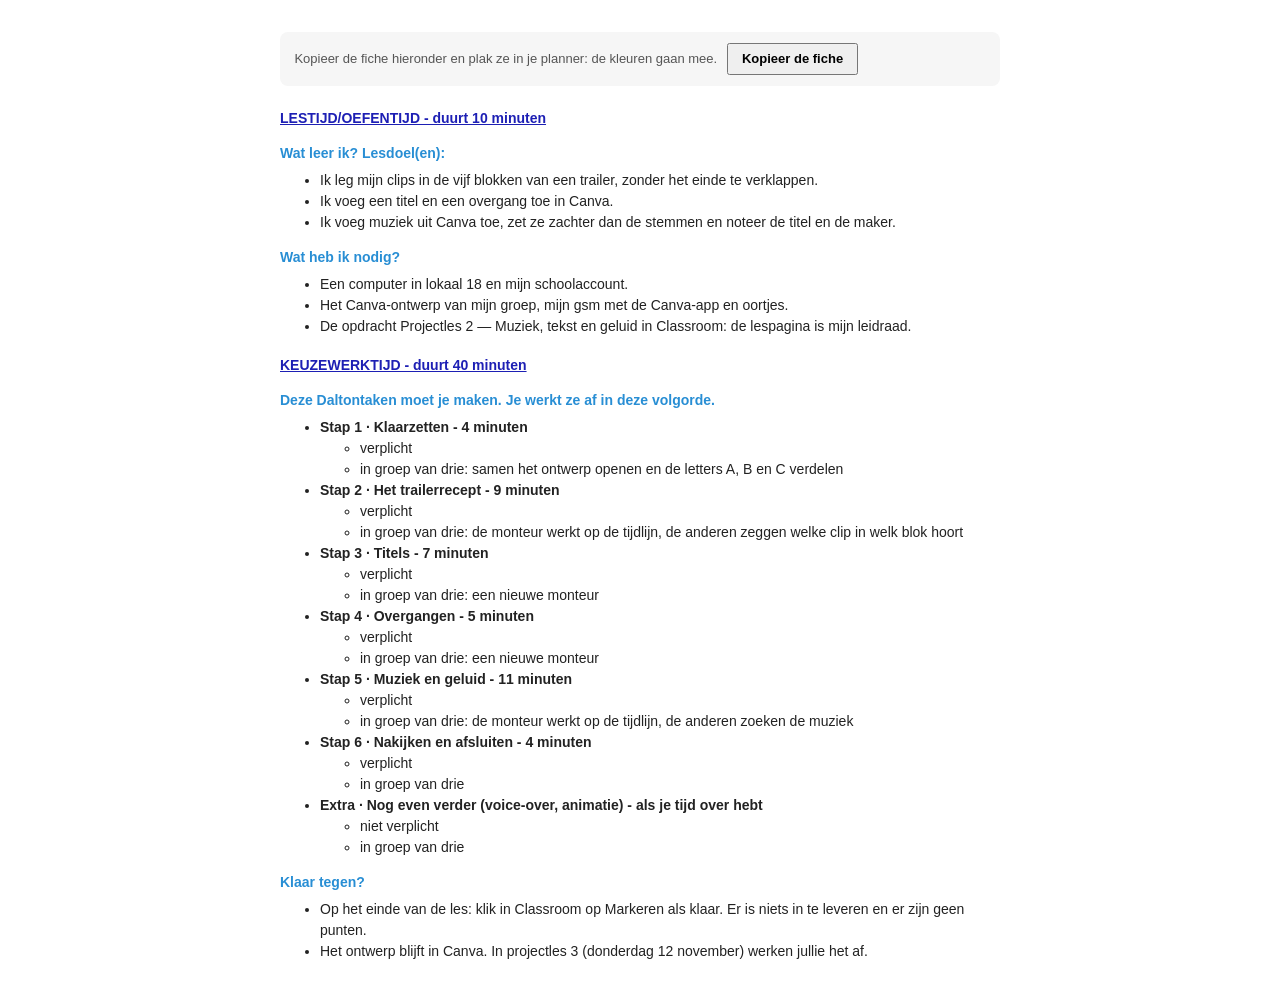
<file: dalton-lesfiche.html>
<!DOCTYPE html>
<html lang="nl-BE">
<head>
<meta charset="UTF-8">
<meta name="viewport" content="width=device-width, initial-scale=1">
<title>Dalton-lesfiche · 3MWWE · Projectles 2 — Muziek, tekst en geluid</title>
<!--
  Dalton-lesfiche voor de leerlingen, in de kleurcode van het Dalton-sjabloon:
    tijdsblokken  #1D1FB4  vet + onderlijnd
    tussenkoppen  #288ED4  vet
    tekst         #222222  (taaktitels vet)
  De opmaak staat INLINE, zodat ze meekomt als je kopieert en plakt in je planner.
  Keuzewerktijd = 50 minuten - instructietijd.
-->
<style>
  body { margin: 2rem auto; max-width: 720px; padding: 0 1rem; background: #fff; }
  .uitleg { font: 13px/1.5 Arial, sans-serif; color: #555; background: #f6f6f6; border-radius: 8px; padding: .7rem .9rem; margin-bottom: 1.4rem; }
  .uitleg button { font: inherit; font-weight: bold; margin-left: .4rem; padding: .25rem .8rem; cursor: pointer; }
</style>
</head>
<body>

<p class="uitleg">Kopieer de fiche hieronder en plak ze in je planner: de kleuren gaan mee.
  <button type="button" id="kopieer">Kopieer de fiche</button> <span id="gemeld"></span></p>

<div id="fiche" style="font-family: 'Open Sans', Arial, sans-serif; font-size: 14px; line-height: 1.5; color: #222222;">
  <p style="margin: 0 0 14px;"><span style="color: #1D1FB4; font-weight: bold; text-decoration: underline;">LESTIJD/OEFENTIJD - duurt 10 minuten</span></p>

  <p style="margin: 0 0 6px; color: #288ED4; font-weight: bold;">Wat leer ik? Lesdoel(en):</p>
  <ul style="margin: 0 0 14px; list-style-type: disc;">
    <li>Ik leg mijn clips in de vijf blokken van een trailer, zonder het einde te verklappen.</li>
    <li>Ik voeg een titel en een overgang toe in Canva.</li>
    <li>Ik voeg muziek uit Canva toe, zet ze zachter dan de stemmen en noteer de titel en de maker.</li>
  </ul>

  <p style="margin: 0 0 6px; color: #288ED4; font-weight: bold;">Wat heb ik nodig?</p>
  <ul style="margin: 0 0 18px; list-style-type: disc;">
    <li>Een computer in lokaal 18 en mijn schoolaccount.</li>
    <li>Het Canva-ontwerp van mijn groep, mijn gsm met de Canva-app en oortjes.</li>
    <li>De opdracht Projectles 2 — Muziek, tekst en geluid in Classroom: de lespagina is mijn leidraad.</li>
  </ul>

  <p style="margin: 0 0 14px;"><span style="color: #1D1FB4; font-weight: bold; text-decoration: underline;">KEUZEWERKTIJD - duurt 40 minuten</span></p>

  <p style="margin: 0 0 6px; color: #288ED4; font-weight: bold;">Deze Daltontaken moet je maken. Je werkt ze af in deze volgorde.</p>
  <ul style="margin: 0 0 14px; list-style-type: disc;">
    <li><strong>Stap 1 · Klaarzetten - 4 minuten</strong>
      <ul style="list-style-type: circle;"><li>verplicht</li><li>in groep van drie: samen het ontwerp openen en de letters A, B en C verdelen</li></ul></li>
    <li><strong>Stap 2 · Het trailerrecept - 9 minuten</strong>
      <ul style="list-style-type: circle;"><li>verplicht</li><li>in groep van drie: de monteur werkt op de tijdlijn, de anderen zeggen welke clip in welk blok hoort</li></ul></li>
    <li><strong>Stap 3 · Titels - 7 minuten</strong>
      <ul style="list-style-type: circle;"><li>verplicht</li><li>in groep van drie: een nieuwe monteur</li></ul></li>
    <li><strong>Stap 4 · Overgangen - 5 minuten</strong>
      <ul style="list-style-type: circle;"><li>verplicht</li><li>in groep van drie: een nieuwe monteur</li></ul></li>
    <li><strong>Stap 5 · Muziek en geluid - 11 minuten</strong>
      <ul style="list-style-type: circle;"><li>verplicht</li><li>in groep van drie: de monteur werkt op de tijdlijn, de anderen zoeken de muziek</li></ul></li>
    <li><strong>Stap 6 · Nakijken en afsluiten - 4 minuten</strong>
      <ul style="list-style-type: circle;"><li>verplicht</li><li>in groep van drie</li></ul></li>
    <li><strong>Extra · Nog even verder (voice-over, animatie) - als je tijd over hebt</strong>
      <ul style="list-style-type: circle;"><li>niet verplicht</li><li>in groep van drie</li></ul></li>
  </ul>

  <p style="margin: 0 0 6px; color: #288ED4; font-weight: bold;">Klaar tegen?</p>
  <ul style="margin: 0; list-style-type: disc;">
    <li>Op het einde van de les: klik in Classroom op Markeren als klaar. Er is niets in te leveren en er zijn geen punten.</li>
    <li>Het ontwerp blijft in Canva. In projectles 3 (donderdag 12 november) werken jullie het af.</li>
  </ul>
</div>

<script>
  // Kopieert de fiche MET opmaak (kleuren, vet, onderlijnd) naar het klembord.
  // 1) moderne klembordfunctie met HTML, 2) oudere manier, 3) anders: fiche selecteren.
  var knop = document.getElementById('kopieer'), melding = document.getElementById('gemeld');
  var fiche = document.getElementById('fiche');
  function selecteer() {
    var bereik = document.createRange(); bereik.selectNodeContents(fiche);
    var sel = window.getSelection(); sel.removeAllRanges(); sel.addRange(bereik);
  }
  function oudeManier() {
    selecteer();
    var gelukt = false;
    try { gelukt = document.execCommand('copy'); } catch (e) { gelukt = false; }
    melding.textContent = gelukt ? 'Gekopieerd. Plak het in je planner.'
                                 : 'De fiche is geselecteerd: druk nu op Cmd + C (of Ctrl + C).';
  }
  knop.addEventListener('click', function () {
    if (navigator.clipboard && window.ClipboardItem) {
      var item = new ClipboardItem({
        'text/html': new Blob([fiche.outerHTML], { type: 'text/html' }),
        'text/plain': new Blob([fiche.innerText], { type: 'text/plain' })
      });
      navigator.clipboard.write([item]).then(function () {
        melding.textContent = 'Gekopieerd. Plak het in je planner.';
      }, oudeManier);
    } else {
      oudeManier();
    }
  });
</script>
</body>
</html>
</file>
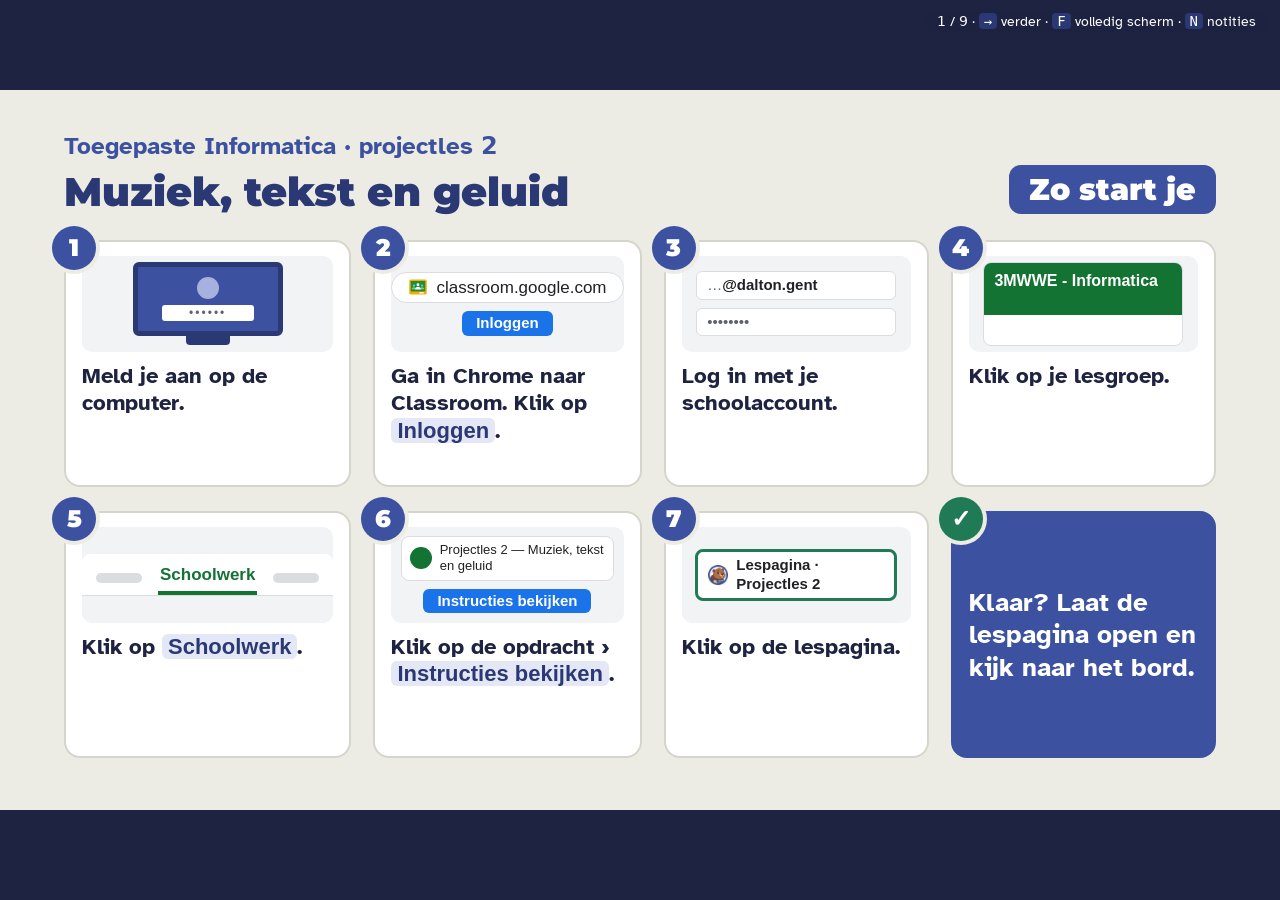
<file: presentatie.html>
<!DOCTYPE html>
<html lang="nl-BE">
<head>
  <meta charset="UTF-8">
  <meta name="viewport" content="width=device-width, initial-scale=1">
  <title>Muziek, tekst en geluid · dia's · Dalton @ the movies</title>
  <link rel="icon" href="assets/movies-icon.svg" type="image/svg+xml">
  <link rel="stylesheet" href="css/slides.css">
  <style>
    .klok { font-size: 22px; color: #4D5573; }
    .compact .two { flex: 0 0 auto; }
    .compact .panel p { margin-bottom: 10px; }
    .compact .panel p:last-child { margin-bottom: 0; }
    .steps2 { columns: 2; column-gap: 40px; margin: 0; }
    .steps2 li { font-size: 25px; margin-bottom: 6px; break-inside: avoid; }
    .steps1 { margin: 0; padding-left: 1.2em; }
    .steps1 li { font-size: 27px; margin-bottom: 9px; }
    .steps1 li:last-child { margin-bottom: 0; }
    .qcol .opt { font-size: 26px; padding: 10px 18px; }
    /* Een nagemaakt venster "Nieuw bericht" (dia 4 en 6) */
    .venster { background: #fff; border: 2px solid #C4C7C5; border-radius: 14px 14px 8px 8px; overflow: hidden; font-family: Arial, sans-serif; color: #202124; box-shadow: 0 8px 24px rgba(29,35,64,.15); }
    .venster .vk { background: #F2F6FC; font-weight: 700; font-size: 20px; padding: 8px 18px; }
    .venster .vv { display: flex; gap: 16px; border-bottom: 1px solid #E3E3E3; padding: 7px 18px; font-size: 20px; }
    .venster .vv span:first-child { color: #5F6368; width: 110px; flex-shrink: 0; }
    .venster .vt { padding: 12px 18px 6px; font-size: 20px; }
    .venster .vt p { font-size: 20px; margin: 0 0 12px; line-height: 1.35; }
    .venster .lijn { display: block; height: 10px; border-radius: 5px; background: #E1E3EC; margin: 0 0 10px; }
    .venster .vf { padding: 4px 18px 14px; }
    .venster .verz { display: inline-block; background: #0B57D0; color: #fff; font-weight: 700; font-size: 18px; border-radius: 99px; padding: 5px 20px; }
    .leeg { color: #A0372A; font-style: italic; }
    /* dia 4: zes delen, met labels die één voor één verschijnen */
    .delen { display: grid; grid-template-columns: 1fr 400px; gap: 30px; flex: 1; min-height: 0; align-items: start; }
    .labels { list-style: none; padding: 0 !important; margin: 0; counter-reset: d; }
    .labels li { counter-increment: d; font-size: 24px; line-height: 1.2; margin: 0 0 9px; display: flex; align-items: center; gap: 14px; }
    .labels li::before { content: counter(d); width: 38px; height: 38px; flex-shrink: 0; border-radius: 50%; background: var(--navy); color: #fff; font-family: "Montserrat", Arial, sans-serif; font-weight: 900; font-size: 20px; display: grid; place-items: center; }
    /* dia 5: twee tabbladen */
    .tabbalk { display: flex; gap: 6px; background: #DEE1E6; border-radius: 14px 14px 0 0; padding: 10px 12px 0; font-family: Arial, sans-serif; }
    .tabbalk span { background: #F1F3F4; border-radius: 10px 10px 0 0; padding: 10px 22px; font-size: 21px; color: #3C4043; }
    .tabbalk span.aan { background: #fff; font-weight: 700; color: #202124; }
    .tabonder { background: #fff; border: 2px solid #DEE1E6; border-top: 0; border-radius: 0 0 14px 14px; height: 40px; }
    .uitleg3 { display: grid; grid-template-columns: repeat(3, 1fr); gap: 22px; margin-top: 26px; }
    .uitleg3 .panel { font-size: 24px; line-height: 1.35; }
    .uitleg3 .panel b { display: block; font-family: "Montserrat", Arial, sans-serif; color: var(--navy-deep); font-size: 26px; margin-bottom: 6px; }
    .rij1 { display: grid; grid-template-columns: 1fr 1fr; gap: 22px; margin-top: 18px; }
    .rij1 .panel { font-size: 24px; }
    /* dia 6: twee kleine vensters naast elkaar */
    .twee { display: grid; grid-template-columns: 1fr 1fr; gap: 22px; align-items: start; }
    .twee .venster .vv { font-size: 19px; padding: 6px 16px; }
    .twee .venster .vv span:first-child { width: 96px; }
    .twee .venster .vk { font-size: 19px; padding: 6px 16px; }
    .twee .wie { font-family: "Montserrat", Arial, sans-serif; font-weight: 800; font-size: 24px; color: var(--navy-deep); margin: 0 0 6px; }
    .vast5 { font-size: 26px; line-height: 1.5; }

    .tlb { margin-top: 10px; }
    .vakken4 { display: grid; grid-template-columns: repeat(4, 1fr); gap: 16px; margin-top: 8px; }
    .vakken4 .panel { font-size: 24px; line-height: 1.3; padding: 16px 18px; }
    .vakken4 .panel b { display: block; font-family: "Montserrat", Arial, sans-serif; color: var(--navy-deep); font-size: 24px; margin-bottom: 4px; }
    .vakken4 .panel.hier { background: var(--navy); border-color: var(--navy); color: #fff; }
    .vakken4 .panel.hier b { color: #fff; }
    .rol3 { display: grid; grid-template-columns: repeat(3, 1fr); gap: 20px; margin-top: 8px; }
    .rol3 .panel { font-size: 25px; line-height: 1.35; }
    .rol3 .panel b { display: block; font-family: "Montserrat", Arial, sans-serif; color: var(--navy-deep); font-size: 28px; margin-bottom: 6px; }
  </style>
</head>
<body>
<div class="hud"><span id="counter"></span> · <kbd>→</kbd> verder · <kbd>F</kbd> volledig scherm · <kbd>N</kbd> notities</div>
<div class="deck"><div class="stage">

<!-- 1 · vaste startdia -->
<section class="slide start">
  <div class="start-kop">
    <div>
      <p class="kicker">Toegepaste Informatica · projectles 2</p>
      <h1>Muziek, tekst en geluid</h1>
    </div>
    <span class="start-zo">Zo start je</span>
  </div>
  <ol class="startroute">
    <li><div class="sr-beeld"><div class="pc-scherm"><span class="pc-avatar"></span><span class="pc-veld">••••••</span></div><div class="pc-voet"></div></div><span class="sr-tekst">Meld je aan op de computer.</span></li>
    <li><div class="sr-beeld"><span class="url-balk"><img class="logo" src="assets/logos/classroom.svg" alt="">classroom.google.com</span><span class="url-knop">Inloggen</span></div><span class="sr-tekst">Ga in Chrome naar Classroom. Klik op <span class="knop">Inloggen</span>.</span></li>
    <li><div class="sr-beeld"><span class="login-veld">…<b>@dalton.gent</b></span><span class="login-veld">••••••••</span></div><span class="sr-tekst">Log in met je schoolaccount.</span></li>
    <li><div class="sr-beeld"><div class="lesgroep"><span class="lesgroep-kop">3MWWE - Informatica</span></div></div><span class="sr-tekst">Klik op je lesgroep.</span></li>
    <li><div class="sr-beeld"><div class="tabs"><span class="tab-grijs"></span><span class="tab-aan">Schoolwerk</span><span class="tab-grijs"></span></div></div><span class="sr-tekst">Klik op <span class="knop">Schoolwerk</span>.</span></li>
    <li><div class="sr-beeld"><span class="opdr-rij"><span class="opdr-ic"></span>Projectles 2 — Muziek, tekst en geluid</span><span class="opdr-link">Instructies bekijken</span></div><span class="sr-tekst">Klik op de opdracht › <span class="knop">Instructies bekijken</span>.</span></li>
    <li><div class="sr-beeld"><span class="bijl-chip aan"><img class="logo" src="assets/logos/lespagina.webp" alt="">Lespagina · Projectles 2</span></div><span class="sr-tekst">Klik op de lespagina.</span></li>
    <li class="klaar">Klaar? Laat de lespagina open en kijk naar het bord.</li>
  </ol>
  <template class="note">
    <p><strong>Instructie, 0–1'. De vaste startdia</strong> (elke les dezelfde, voor alle klassen). Laat ze op het bord staan terwijl de leerlingen aanmelden.</p>
    <p>Het <strong>wachtwoord van de computers</strong> staat niet op de dia: de dia's staan openbaar online. Zeg het, of schrijf het op het bord.</p>
    <p>Vraag ook of iedereen <strong>oortjes</strong> heeft (je mailde het): zeven groepen die tegelijk muziek afspelen is te veel. Ga verder als de meesten de lespagina open hebben.</p>
  </template>
</section>

<!-- 2 · lesstart -->
<section class="slide met-mascotte" data-answer>
  <img class="mascotte" src="assets/mascotte/dalton_denken.webp" alt="" width="240" height="240">
  <p class="kicker">Lesstart · 2 minuten</p>
  <h2>Weet je het nog?</h2>
  <div class="qcol">
    <p style="font-size:30px;font-weight:700;margin:0 0 8px">Je uploadde een clip met de Canva-app, maar je ziet ze niet in de tijdlijn. Waar staat ze?</p>
    <div class="opts">
      <div class="opt"><span class="n">A</span>In de tijdlijn van een ander groepslid</div>
      <div class="opt right"><span class="n">B</span>Alleen in jouw Uploads: je moet er nog op tikken</div>
      <div class="opt"><span class="n">C</span>Nergens: opnieuw filmen</div>
    </div>
  </div>
  <p class="answer">Alleen in jouw Uploads. Pas als je op de clip tikt, staat ze in het ontwerp van je groep.</p>
  <template class="note">
    <p><strong>Lesstart (2'), ophalen uit projectles 1.</strong> Iedereen antwoordt tegelijk met vingers: 1, 2 of 3 vingers voor A, B of C. Druk daarna op → voor het antwoord.</p>
    <p>Bouw de brug: <em>"Kijk straks in stap 1 eerst of al jullie clips in het ontwerp staan."</em></p>
  </template>
</section>

<!-- 3 · lesdoel en trailerrecept -->
<section class="slide">
  <p class="kicker">Ik doe · dia 1 van 3 · het trailerrecept</p>
  <h2>Een trailer in vijf blokken</h2>
  <div class="rec5">
    <div class="panel reveal-item"><b>Opening</b>Eén beeld dat nieuwsgierig maakt.</div>
    <div class="panel reveal-item"><b>Wie?</b>De personages.</div>
    <div class="panel reveal-item"><b>Probleem</b>Wat loopt er mis?</div>
    <div class="panel reveal-item"><b>Spanning</b>Korte clips na elkaar.</div>
    <div class="panel reveal-item"><b>Titel</b>En dan stop je.</div>
  </div>
  <p class="verklap reveal-item">Verklap het einde niet.</p>
  <p class="klok" style="margin-top:10px">Vandaag: je clips in dit recept leggen, en er een titel, overgangen en muziek aan toevoegen. Geen punten: de lespagina is je leidraad.</p>
  <template class="note"><p><strong>Ik doe, 1'30".</strong> Druk op → voor elk blok. Het lesdoel voorlezen, niet toelichten. Zeg: de clips hoeven niet in de volgorde van de film te staan; kies wat nieuwsgierig maakt. De groepen hebben nog geen afgewerkt storyboard (Nederlands was drie weken ziek): dit recept helpt om te ordenen. Het is geen storyboard.</p></template>
</section>

<!-- 4 · demo -->
<section class="slide">
  <p class="kicker">Ik doe · dia 2 van 3 · demo live in Canva</p>
  <h2>Twee dingen die je moet zien</h2>
  <div class="demo2">
    <div class="panel reveal-item"><b>Een overgang</b>
      <ol>
        <li>Muis <strong>tussen twee clips</strong></li>
        <li><strong>Transitie toevoegen</strong></li>
        <li><strong>Oplossen</strong>, kort</li>
      </ol></div>
    <div class="panel reveal-item"><b>Muziek zachter</b>
      <ol>
        <li><strong>Elementen</strong> › <strong>Audio</strong> › een nummer</li>
        <li>Het nummer aanklikken › <strong>Volume</strong> lager</li>
        <li><strong>Vervagen</strong> aan het einde</li>
      </ol></div>
  </div>
  <p class="klok" style="margin-top:20px;font-size:27px">Een titel toevoegen doe je zelf: de lespagina toont het stap voor stap.</p>
  <template class="note">
    <p><strong>Ik doe, 2'30" — live in Canva, hardop denkend.</strong> Je eigen video-ontwerp met twee of drie stockvideo's (Video › Liggende video; in de tijdlijn bij + › Stockvideo's). Druk op → voor elk paneel, toon het dan in Canva.</p>
    <ol>
      <li><strong>Overgang</strong>: de muis tussen twee clips op de hoofdtrack, klik op <em>Transitie toevoegen</em>, kies <em>Oplossen</em>, zet de duur kort. <em>"Een harde overgang is de standaard. Een vervaging gebruik je voor een tijdsprong. Weinig, en telkens dezelfde soort."</em></li>
      <li><strong>Muziek</strong>: Elementen › Audio, klik een nummer, klik het nummer in de tijdlijn aan, <em>Volume</em> lager. Speel af. <em>"De stemmen moeten we verstaan."</em> Dan <em>Vervagen</em> aan het einde. Zeg dat je de titel en de maker van het nummer opschrijft.</li>
    </ol>
    <p>Muziek afspelen voor de klas met geluid: het volume laag. Knopnamen kunnen op jouw scherm anders heten dan op de lespagina: jouw scherm wint (zie de README).</p>
  </template>
</section>

<!-- 5 · de tijdlijn met drie lagen -->
<section class="slide">
  <p class="kicker">Ik doe · dia 3 van 3 · kijk naar de drie lagen</p>
  <h2>De tijdlijn heeft drie lagen</h2>
  <div class="tl3b">
    <div class="rij"><span class="naam">Bovenste track</span><div class="spoor"><span class="blok tekst" style="--x:83%;--b:17%">titel</span></div></div>
    <div class="rij"><span class="naam">Hoofdtrack</span><div class="hoofd">
      <div class="groep" style="--w:3"><b>1 Opening</b><div class="clips"><i></i></div></div>
      <div class="groep" style="--w:4"><b>2 Wie?</b><div class="clips"><i></i><i></i></div></div>
      <div class="groep" style="--w:4"><b>3 Probleem</b><div class="clips"><i></i><i></i></div></div>
      <div class="groep" style="--w:6"><b>4 Spanning</b><div class="clips"><i></i><i></i><i></i><i></i><i></i></div></div>
      <div class="groep" style="--w:3"><b>5 Titel</b><div class="clips"><i class="titel"></i></div></div>
    </div></div>
    <div class="rij"><span class="naam">Audiotrack</span><div class="spoor"><span class="blok muziek" style="--x:0;--b:100%">muziek</span></div></div>
  </div>
  <div class="rij1" style="grid-template-columns:repeat(3,1fr)">
    <div class="panel reveal-item"><strong>Tekst</strong> bovenaan: hij komt bovenop de clips</div>
    <div class="panel reveal-item"><strong>Overgangen</strong> alleen tussen clips op de hoofdtrack</div>
    <div class="panel reveal-item"><strong>Muziek</strong> eronder, zacht begin en zacht einde</div>
  </div>
  <template class="note"><p><strong>Ik doe, 1'.</strong> Een nieuwe tekening: lees ze de eerste keer hardop voor. <em>"Bovenaan de bovenste track: daar komt tekst. In het midden de hoofdtrack met jullie clips, in de vijf blokken van het recept. Onderaan de audiotrack met muziek: het groene blok, dat wit wegtrekt aan beide kanten, is de vervaging."</em> Druk op → voor elk paneel.</p></template>
</section>

<!-- 6 · controle -->
<section class="slide" data-answer>
  <p class="kicker">Controle · iedereen antwoordt</p>
  <h2>Welke muziek mag je gebruiken?</h2>
  <div class="qcol">
    <p style="font-size:30px;font-weight:700;margin:0 0 8px">Jullie willen een liedje van Spotify onder de trailer. Mag dat?</p>
    <div class="opts">
      <div class="opt"><span class="n">A</span>Ja, als je de naam van de zanger vermeldt</div>
      <div class="opt"><span class="n">B</span>Ja, het is voor school</div>
      <div class="opt right"><span class="n">C</span>Nee: kies muziek uit de bibliotheek van Canva</div>
    </div>
  </div>
  <p class="answer">Nee. Canva herkent beschermde muziek die je uploadt: dan publiceer je zonder geluid. En noteer de titel en de maker: die komen in de aftiteling.</p>
  <template class="note">
    <p><strong>Controle (1'). Iedereen antwoordt tegelijk</strong>: 1, 2 of 3 vingers voor A, B of C. Kijk rond en onthoud wie A of B toont.</p>
    <p>Wie A kiest: <em>"Een naam vermelden is nodig, maar het is niet genoeg."</em> Wie B kiest: <em>"Ook op school hoort muziek bij een maker."</em></p>
    <p>Druk op → voor het antwoord en zeg de zin: Canva herkent beschermde muziek die je uploadt, dan publiceer je zonder geluid. Wie fout had, komt zo meteen even bij je.</p>
  </template>
</section>

<!-- 7 · samen stap 1 -->
<section class="slide">
  <p class="kicker">Samen · 4 minuten</p>
  <h2>Iedereen doet stap 1</h2>
  <div class="panel">
    <ol class="steps1">
      <li>Open de lespagina. Klik op <strong>Stap 1 · Klaarzetten</strong>.</li>
      <li>Open het <strong>ontwerp van je groep</strong> in Canva.</li>
      <li>Staan alle clips erin? Geef elkaar een letter: <strong>A, B, C</strong>.</li>
      <li>Klaar? Steek je <strong>duim</strong> op.</li>
    </ol>
  </div>
  <template class="note">
    <p><strong>Samen (4').</strong> Iedereen doet stap 1 tegelijk, de groepen zitten samen. Loop rond: lespagina en Canva in twee tabbladen? Staat het ontwerp bij <em>Met jou gedeeld</em>? Wie is monteur in stap 2 (A)?</p>
    <p>Duim op bij de meesten: ga naar de volgende dia. Wie op de controlevraag fout had of hier vastloopt, blijft 3 tot 5 minuten bij je. De rest begint aan stap 2.</p>
    <p>Zeg één zin over <em>Toon stapjes</em>: <em>"Weet je niet hoe het moet? Klik op Toon stapjes, dan zie je elk klein stapje met een beeld."</em> Zeg ook: <em>"Bij elke stap staat wie monteur is. Eén monteur tegelijk op de tijdlijn."</em></p>
  </template>
</section>

<!-- 8 -->
<section class="slide compact met-mascotte">
  <img class="mascotte" src="assets/mascotte/dalton_laptop.webp" alt="" width="240" height="240">
  <p class="kicker">Keuzewerktijd · <span class="eindtijd">40 minuten</span></p>
  <h2>Zo werk je verder</h2>
  <div class="two" style="grid-template-columns: 1.5fr 1fr; gap: 24px">
    <div>
      <ol class="steps1 kloklijst" data-lesmomenten="2026-10-29/14.35/15.25/3MWWE/8" data-beltijden="8.25-9.15 9.15-10.05 10.25-11.15 11.15-12.05 12.05-12.55 13.45-14.35 14.35-15.25 15.25-16.15 16.15-17.05">
        <li data-min="4" data-samen>Klaarzetten <span class="klok tijd">samen &#10003;</span></li>
        <li data-min="9">Het trailerrecept <span class="klok tijd">9'</span></li>
        <li data-min="7">Titels <span class="klok tijd">7'</span></li>
        <li data-min="5">Overgangen <span class="klok tijd">5'</span></li>
        <li data-min="11">Muziek en geluid <span class="klok tijd">11'</span></li>
        <li data-min="4">Nakijken en afsluiten <span class="klok tijd">4'</span></li>
      </ol>
    </div>
    <div class="panel navy">
      <p style="font-size:25px"><strong>Vast?</strong></p>
      <p class="vast5" style="font-size:25px">1. <em>Toon stapjes</em><br>2. Je groep<br>3. Ik</p>
      <p style="margin-top:14px;font-size:22px">Vink af in de <strong>checklist</strong>.</p>
    </div>
  </div>
  <p class="klok" style="margin-top:14px;font-size:23px">
    <strong>Alles staat in de opdracht in <span class="met-logo"><img class="logo" src="assets/logos/classroom.svg" alt="">Google Classroom</span></strong> <em>Projectles 2 — Muziek, tekst en geluid</em>: de lespagina. Er is niets in te leveren: klik op het einde op <strong>Markeren als klaar</strong>.<br>Adres: jonasdaltongent.github.io/Muziek-DaltonMovies/<!-- PAS AAN --></p>
  <template class="note">
    <p><strong>Keuzewerktijd, 40'.</strong> Laat deze dia staan zolang ze werken. <strong>De kloktijden</strong> komen uit de planning; te vroeg getoond, of geef je de les op een ander uur? Druk op <strong>T</strong>: dan rekent de dia vanaf nu tot de bel.</p>
    <p><strong>Eerste rondgang (stap 2):</strong> staan de clips in vijf blokken, en stopt de trailer vóór het einde van het verhaal? Vraag: <em>"Welk beeld is jullie opening? Wat verklapt de trailer nog?"</em> Groepen zonder clips: stockvideo's als plaatshouder (tip in stap 1). Is er één monteur tegelijk, en wisselt hij per stap?</p>
    <p><strong>Tweede rondgang (stap 5):</strong> is de muziek zachter dan de stemmen, en komt ze uit Canva? Vraag: <em>"Waar komt deze muziek vandaan? Wat zet je achteraan?"</em> Heeft iedereen oortjes?</p>
    <p><strong>Titel en overgangen (stap 3 en 4):</strong> <em>"Kan je de titel twee keer lezen? Waarom een overgang tussen deze twee clips?"</em></p>
    <p><strong>De voice-over</strong> (Engels) staat in de Extra, voor wie de tekst al heeft: alleen met de Canva-app op de gsm, want de computers van lokaal 18 hebben geen microfoon. In projectles 3 kan het nog.</p>
    <p><strong>Vergeet niet</strong> het adres op deze dia aan te passen als de repository anders heet.</p>
  </template>
</section>

<!-- 9 -->
<section class="slide met-mascotte" data-answer>
  <img class="mascotte" src="assets/mascotte/dalton_hulp.webp" alt="" width="240" height="240">
  <p class="kicker">Afsluiten · laatste minuut</p>
  <h2>Wat zet je achteraan?</h2>
  <div class="qcol">
    <p style="font-size:28px;font-weight:700;margin:0 0 6px">Jullie trailer heeft muziek uit Canva. Wat noteer je achteraan?</p>
    <div class="opts">
      <div class="opt"><span class="n">A</span>Niets: Canva regelt dat</div>
      <div class="opt right"><span class="n">B</span>De titel en de maker van het nummer</div>
      <div class="opt"><span class="n">C</span>Alleen de naam van de groep</div>
    </div>
  </div>
  <p class="answer">Wie muziek gebruikt, noemt de titel en de maker.</p>
  <p style="margin-top:10px;font-size:24px">Klik in Classroom op <strong>Markeren als klaar</strong>. Volgende projectles: <strong>do 12 november</strong>.</p>
  <template class="note">
    <p><strong>Afsluiting, laatste minuut van de keuzewerktijd.</strong> Twee of drie leerlingen antwoorden; druk dan op → voor het antwoord.</p>
    <p>Zeg mondeling: <em>"Klik op Markeren als klaar, ook als jullie niet klaar zijn. In projectles 3 werken jullie verder."</em> Er is niets in te leveren.</p>
  </template>
</section>

</div></div>
<div class="notes" id="notes"></div>
<script src="js/slides.js"></script>
</body>
</html>
</file>
<file: css/style.css>
/* ==========================================================================
   Projectles 2 · Muziek, tekst en geluid (Dalton @ the movies) — leerlingentool
   Toegepaste Informatica · 2de graad Maatschappij- en welzijnswetenschappen
   (doorstroomfinaliteit) · GO! Dalton Gent · 3MWWE
   Uit _sjablonen/lespakket (10-10-2026): met de startpagina "Wat heb je nodig?", de rij "Vast?",
   de AI-hulp (verborgen tot data-ai-hulp="aan"), het e-mailvenster en de mascotte.

   Opbouw naar het voorbeeld van PedalPro (rustig, één ding tegelijk):
     links   de route (stappenlijst, altijd zichtbaar)
     midden  één stap: titel · één zin · wat moet je doen · één tip · klaar als
     rechts  de checklist met concrete taken (altijd zichtbaar)
   Op een half scherm (< 900 px) staat alles onder elkaar en toont de checklist
   alleen de taken van de stap waarin je zit.

   Huisstijl: Dalton-kleuren. Geen externe bestanden: lettertypes staan in
   assets/fonts (OFL-licentie), pictogrammen staan als SVG in index.html.
   ========================================================================== */

@font-face { font-family: "Atkinson"; src: url("../assets/fonts/atkinson-regular.woff2") format("woff2"); font-weight: 400; font-style: normal; font-display: swap; }
@font-face { font-family: "Atkinson"; src: url("../assets/fonts/atkinson-bold.woff2") format("woff2"); font-weight: 700; font-style: normal; font-display: swap; }
@font-face { font-family: "Atkinson"; src: url("../assets/fonts/atkinson-italic.woff2") format("woff2"); font-weight: 400; font-style: italic; font-display: swap; }
/* Atkinson tekent de nul met een schuine streep (lijkt op Ø). Cijfers daarom uit een systeemlettertype. */
@font-face { font-family: "Atkinson"; src: local("Segoe UI"), local("SegoeUI"), local("Arial"), local("Helvetica"), local("Roboto"); font-weight: 400; unicode-range: U+0030-0039; }
@font-face { font-family: "Atkinson"; src: local("Segoe UI Bold"), local("SegoeUI-Bold"), local("Arial Bold"), local("Arial-BoldMT"), local("Helvetica Bold"), local("Roboto Bold"); font-weight: 700; unicode-range: U+0030-0039; }
/* ook schuin: anders wordt "16.30 uur" in een cursief citaat 16.3Ø (MW les 4, 13-10-2026) */
@font-face { font-family: "Atkinson"; src: local("Segoe UI Italic"), local("SegoeUI-Italic"), local("Arial Italic"), local("Arial-ItalicMT"), local("Helvetica Oblique"), local("Helvetica-Oblique"), local("Roboto Italic"), local("Roboto-Italic"); font-weight: 400; font-style: italic; unicode-range: U+0030-0039; }
@font-face { font-family: "Montserrat"; src: url("../assets/fonts/montserrat-heavy.woff2") format("woff2"); font-weight: 700 900; font-style: normal; font-display: swap; }

:root {
  /* Dalton Gent-huisstijl */
  --navy: #3C51A0;
  --navy-deep: #2A3973;
  --peri: #A7B1DE;
  --peri-soft: #EEF0F9;
  --blush: #FCD6CF;
  --blush-soft: #FEF3F0;
  --paper: #FFFFFF;
  --bg: #F4F5F9;

  --ink: #1D2340;
  --muted: #545B78;
  --line: #E1E3EC;

  --ok: #1F7A55;
  --ok-soft: #EAF6F0;
  --warn: #A0372A;
  --warn-soft: #FDF1EE;
  --tip: #8A5A00;
  --tip-soft: #FFF7E3;

  --radius: 16px;
  --radius-sm: 10px;
  --shadow: 0 1px 2px rgba(29, 35, 64, .05), 0 6px 20px rgba(29, 35, 64, .06);

  --body: "Atkinson", "Segoe UI", Arial, sans-serif;
  --head: "Montserrat", "Segoe UI", Arial, sans-serif;
  --mono: "Courier New", Consolas, monospace;
}

* { box-sizing: border-box; }
html { -webkit-text-size-adjust: 100%; }
body {
  margin: 0;
  font-family: var(--body);
  font-size: 17px;
  line-height: 1.6;
  color: var(--ink);
  background: var(--bg);
}
h1, h2, h3 { font-family: var(--head); color: var(--navy-deep); line-height: 1.2; margin: 0; }
p { margin: 0 0 .8rem; }
p:last-child { margin-bottom: 0; }
a { color: var(--navy); }
code { font-family: var(--mono); font-size: .92em; background: var(--peri-soft); padding: .05rem .3rem; border-radius: 5px; overflow-wrap: anywhere; }
:focus-visible { outline: 3px solid var(--navy); outline-offset: 2px; border-radius: 6px; }
[hidden] { display: none !important; }

/* Pictogrammen (SVG-symbolen bovenaan index.html) */
.ic { width: 1.15em; height: 1.15em; flex-shrink: 0; fill: none; stroke: currentColor; stroke-width: 2; stroke-linecap: round; stroke-linejoin: round; vertical-align: -.2em; }

/* Knop- en toetsnamen */
.ui { font-weight: 700; color: var(--navy-deep); background: var(--peri-soft); padding: 0 .35rem; border-radius: 5px; white-space: nowrap; }
.key { display: inline-block; font-weight: 700; font-size: .9em; border: 1px solid #C4C7D4; border-bottom-width: 3px; border-radius: 6px; background: #fff; padding: 0 .35rem; white-space: nowrap; }

/* ---------- Kopbalk ---------- */
.topbar { background: var(--paper); border-bottom: 1px solid var(--line); }
.topbar-inner { max-width: 1440px; margin: 0 auto; padding: .7rem 1.2rem; display: flex; align-items: center; gap: 1rem; }
.brand { display: flex; align-items: center; gap: .9rem; text-decoration: none; min-width: 0; }
.brand img { height: 36px; width: auto; display: block; flex-shrink: 0; }
.brand-lesson { font-family: var(--head); font-weight: 800; font-size: 1rem; color: var(--navy-deep); white-space: nowrap; overflow: hidden; text-overflow: ellipsis; padding-left: .9rem; border-left: 1px solid var(--line); }
.topbar-spacer { flex: 1; }
.dalton-mark { height: 30px; width: auto; display: block; }

/* ---------- Drie kolommen ---------- */
.layout {
  max-width: 1440px; margin: 0 auto; padding: 1.25rem 1.2rem 3rem;
  display: grid; grid-template-columns: 250px minmax(0, 1fr) 300px; gap: 1.25rem; align-items: start;
}

/* ---------- Links: de route ---------- */
.route { background: var(--paper); border-radius: var(--radius); box-shadow: var(--shadow); padding: 1rem .75rem; position: sticky; top: 1rem; }
.route-title { font-size: .78rem; font-weight: 700; letter-spacing: .08em; text-transform: uppercase; color: var(--muted); padding: 0 .6rem .5rem; margin: 0; }
.route-group { font-size: .78rem; font-weight: 700; color: var(--navy); background: var(--peri-soft); border-radius: 8px; padding: .3rem .6rem; margin: .8rem .3rem .35rem; }
.nav-btn {
  display: flex; align-items: center; gap: .7rem; width: 100%;
  font: inherit; font-size: .97rem; text-align: left; color: var(--ink);
  background: none; border: 0; border-radius: var(--radius-sm); padding: .5rem .6rem; cursor: pointer;
  position: relative;
}
.nav-btn:hover { background: var(--peri-soft); }
.nav-num {
  width: 1.9rem; height: 1.9rem; border-radius: 50%; flex-shrink: 0;
  display: inline-flex; align-items: center; justify-content: center;
  background: #ECEDF3; color: var(--muted); font-weight: 700; font-size: .9rem;
}
.nav-btn[aria-current="step"] { background: var(--peri-soft); font-weight: 700; color: var(--navy-deep); }
.nav-btn[aria-current="step"]::before { content: ""; position: absolute; left: -.75rem; top: .45rem; bottom: .45rem; width: 4px; border-radius: 0 4px 4px 0; background: var(--navy); }
.nav-btn[aria-current="step"] .nav-num { background: var(--navy); color: #fff; }
.nav-btn.done .nav-num { background: var(--ok); color: #fff; }
.nav-btn .nav-check { display: none; }
.nav-btn.done .nav-check { display: block; }
.nav-btn.done .nav-n { display: none; }
.nav-btn.extra .nav-num { background: var(--blush-soft); color: var(--warn); border: 1px dashed #E7A99C; }

/* ---------- Midden: één stap ---------- */
.pane { display: none; }
.pane.active { display: block; }
.card { background: var(--paper); border-radius: var(--radius); box-shadow: var(--shadow); overflow: hidden; }
.card-head { padding: 1.4rem 1.8rem 1.2rem; border-bottom: 1px solid var(--line); background: linear-gradient(180deg, #FBFBFE, #fff); }
.tags { display: flex; flex-wrap: wrap; gap: .45rem; margin-bottom: .65rem; }
.tag { display: inline-flex; align-items: center; gap: .35rem; font-size: .8rem; font-weight: 700; border-radius: 99px; padding: .2rem .7rem; }
.tag-step { background: var(--navy); color: #fff; }
.tag-where { background: var(--peri-soft); color: var(--navy-deep); }
.tag-extra { background: var(--blush); color: var(--warn); }
.card-head h1, .card-head h2 { font-size: 1.55rem; font-weight: 800; }
.card-body { padding: 1.5rem 1.8rem 1.6rem; }

.intro { font-size: 1.05rem; color: var(--muted); margin-bottom: 1.3rem; }

/* "Wat moet je doen?" */
.todo-box { background: #FAFAFD; border: 1px solid var(--line); border-radius: var(--radius-sm); padding: 1.1rem 1.25rem; }
.todo-box h3 { display: flex; align-items: center; gap: .5rem; font-size: 1rem; margin-bottom: .8rem; }
.todo { list-style: none; counter-reset: act; padding: 0; margin: 0; }
.todo > li { counter-increment: act; position: relative; padding-left: 2.4rem; margin-bottom: .85rem; }
.todo > li:last-child { margin-bottom: 0; }
.todo > li::before {
  content: counter(act); position: absolute; left: 0; top: .05rem;
  width: 1.65rem; height: 1.65rem; border-radius: 50%;
  background: var(--navy); color: #fff; font-weight: 700; font-size: .85rem;
  display: flex; align-items: center; justify-content: center;
}
.todo .sub { display: block; color: var(--muted); font-size: .93rem; margin-top: .2rem; }
/* knop naar een bestand in een stap (stap 3: het zip-bestand uit de opdracht), op een eigen regel */
.todo .btn-dl { display: flex; width: fit-content; margin: .45rem 0 .15rem; }

/* Eén tip per stap */
.tip { display: flex; gap: .7rem; align-items: flex-start; background: var(--tip-soft); border-radius: var(--radius-sm); padding: .85rem 1rem; margin-top: 1.1rem; }
.tip .ic { color: var(--tip); margin-top: .15rem; }
.tip.warn { background: var(--warn-soft); }
.tip.warn .ic { color: var(--warn); }

/* Hulp: dichtgeklapt, alleen voor wie het nodig heeft */
.help { margin-top: 1rem; border: 1px solid var(--line); border-radius: var(--radius-sm); }
.help summary { cursor: pointer; padding: .7rem 1rem; font-weight: 700; color: var(--navy); list-style: none; display: flex; align-items: center; gap: .5rem; }
.help summary::-webkit-details-marker { display: none; }
.help summary::after { content: "+"; margin-left: auto; font-size: 1.2rem; line-height: 1; color: var(--muted); }
.help[open] summary::after { content: "–"; }
.help-body { padding: 0 1rem .9rem; }
.help-body > :last-child { margin-bottom: 0; }

/* "Klaar als" */
.result { display: flex; gap: .7rem; align-items: flex-start; background: var(--ok-soft); border-radius: var(--radius-sm); padding: .85rem 1rem; margin: 1.1rem 0 0; }
.result .ic { color: var(--ok); margin-top: .15rem; }

/* Vorige / volgende */
.card-nav { display: flex; justify-content: space-between; gap: .75rem; padding: 1rem 1.8rem 1.4rem; }
.btn {
  display: inline-flex; align-items: center; gap: .4rem;
  font: inherit; font-weight: 700; font-size: .95rem; cursor: pointer; text-decoration: none;
  background: var(--paper); color: var(--navy-deep); border: 2px solid var(--line); border-radius: 99px; padding: .5rem 1.1rem;
}
.btn:hover { border-color: var(--peri); }
.btn-primary { background: var(--navy); border-color: var(--navy); color: #fff; margin-left: auto; }
.btn-primary:hover { background: var(--navy-deep); border-color: var(--navy-deep); }

/* ---------- Rechts: de checklist ---------- */
.checklist { background: var(--paper); border-radius: var(--radius); box-shadow: var(--shadow); position: sticky; top: 1rem; max-height: calc(100vh - 2rem); display: flex; flex-direction: column; overflow: hidden; }
.cl-head { background: var(--navy); color: #fff; padding: 1rem 1.2rem; }
.cl-head h2 { color: #fff; font-size: 1.05rem; margin-bottom: .55rem; }
.cl-bar { height: 8px; background: rgba(255, 255, 255, .25); border-radius: 99px; overflow: hidden; }
.cl-fill { height: 100%; width: 0; background: #fff; border-radius: 99px; transition: width .3s; }
.cl-count { font-size: .85rem; margin: .45rem 0 0; opacity: .9; }
.cl-body { overflow-y: auto; padding: .6rem 1rem 1rem; }
.cl-group { padding: .5rem 0; border-bottom: 1px solid var(--line); }
.cl-group:last-child { border-bottom: 0; }
.cl-group h3 { font-family: var(--body); font-size: .8rem; font-weight: 700; letter-spacing: .04em; text-transform: uppercase; color: var(--muted); margin: .3rem 0 .35rem; }
.cl-group.done h3 { color: var(--ok); }
.cl-group.current h3 { color: var(--navy); }
.cl-item { display: flex; gap: .6rem; align-items: flex-start; padding: .3rem .2rem; border-radius: 8px; cursor: pointer; font-size: .95rem; line-height: 1.4; }
.cl-item:hover { background: var(--peri-soft); }
.cl-item input { width: 20px; height: 20px; margin: .05rem 0 0; accent-color: var(--ok); flex-shrink: 0; cursor: pointer; }
.cl-item input:checked + span { color: var(--muted); text-decoration: line-through; text-decoration-color: rgba(84, 91, 120, .5); }
.cl-foot { padding: .7rem 1rem 1rem; border-top: 1px solid var(--line); display: flex; flex-wrap: wrap; gap: .5rem; align-items: center; }
.cl-foot .btn { font-size: .85rem; padding: .35rem .8rem; }
.cl-note { font-size: .8rem; color: var(--muted); margin: 0; flex-basis: 100%; }
.cl-toggle { display: none; }

/* ---------- Filmpje in Hulp nodig? ---------- */
.help-video { margin: .6rem 0 .8rem; }
.help-video video { width: 100%; max-width: 640px; height: auto; display: block; background: #000;
  border: 1px solid var(--line); border-radius: var(--radius-sm); }
.help-video figcaption { font-size: .88rem; color: var(--muted); margin-top: .3rem; }
/* instructiefilmpje bij een stap: speelt vanzelf, zonder geluid, en herhaalt zich */
.clip { margin: 1rem 0 0; }
.clip video { width: 100%; max-width: 760px; height: auto; display: block; background: #fff;
  border: 1px solid var(--line); border-radius: var(--radius-sm); }
.clip figcaption { font-size: .88rem; color: var(--muted); margin-top: .3rem; }

/* ---------- Startpagina ---------- */
.werkwijze { display: grid; grid-template-columns: repeat(3, minmax(0, 1fr)); gap: .8rem; margin: 0 0 .4rem; }
.werk-tegel { background: #FAFAFD; border: 1px solid var(--line); border-radius: var(--radius-sm); padding: .9rem 1rem; }
.werk-tegel .ic { width: 1.6rem; height: 1.6rem; color: var(--navy); margin-bottom: .35rem; display: block; }
.werk-tegel strong { display: block; color: var(--navy-deep); }
.werk-tegel span { font-size: .92rem; color: var(--muted); }
.werk-tegel.inleveren { background: var(--ok-soft); border-color: #BFE3D1; }
.werk-tegel.inleveren .ic { color: var(--ok); }
.doelen { margin: 0; padding-left: 1.2rem; }
.doelen li { margin-bottom: .3rem; }
.start-cta { text-align: center; margin-top: 1.4rem; }
.start-cta .btn-primary { margin-left: 0; font-size: 1.05rem; padding: .7rem 1.6rem; }
.sec { font-size: 1.02rem; margin: 1.4rem 0 .6rem; }
.sec:first-child { margin-top: 0; }

/* ---------- Theoriekaart ---------- */
.t-grid { display: grid; grid-template-columns: repeat(2, minmax(0, 1fr)); gap: .9rem; }
.t-card { border: 1px solid var(--line); border-radius: var(--radius-sm); padding: 1rem 1.1rem; font-size: .95rem; }
.t-card h3 { display: flex; align-items: center; gap: .55rem; font-size: 1rem; margin-bottom: .55rem; }
.t-card h3 .ic { width: 2rem; height: 2rem; padding: .4rem; border-radius: 9px; background: var(--peri-soft); color: var(--navy); }
.t-card ul { margin: 0; padding-left: 1.1rem; }
.t-card li { margin-bottom: .25rem; }
.t-card li:last-child { margin-bottom: 0; }
.t-card.wide { grid-column: 1 / -1; }
.t-card.warn h3 .ic { background: var(--warn-soft); color: var(--warn); }
.t-rows { width: 100%; border-collapse: collapse; }
.t-rows th, .t-rows td { text-align: left; vertical-align: top; padding: .3rem .4rem .3rem 0; border-bottom: 1px solid var(--line); }
.t-rows tr:last-child th, .t-rows tr:last-child td { border-bottom: 0; }
.t-rows th { white-space: nowrap; padding-right: .8rem; color: var(--navy-deep); }
.t-os { margin: .5rem 0 0; }  /* korte slotregel onder een kaartje */

/* ---------- Mappenboom ---------- */
.tree { font-family: Arial, Helvetica, sans-serif; font-size: .95rem; line-height: 1.75; background: #fff; border: 1px solid var(--line); border-radius: var(--radius-sm); padding: .8rem 1rem; margin: 1rem 0 0; }
.tree ul { list-style: none; margin: 0; padding-left: 1.4rem; border-left: 1px dotted var(--peri); }
.tree > ul { padding-left: 0; border-left: 0; }
.tree .fold::before { content: "📁 "; }
.tree .hint-txt { color: var(--muted); font-size: .86rem; }

/* ---------- Naamkaart ---------- */
.nameplate { border: 2px solid var(--navy); border-radius: var(--radius-sm); overflow: hidden; margin: 0 0 1.2rem; }
.nameplate-head { background: var(--navy); color: #fff; font-weight: 700; padding: .45rem 1rem; font-size: .92rem; }
.nameplate-body { padding: .9rem 1rem; }
.fname { font-family: var(--mono); font-size: 1.02rem; font-weight: 700; display: block; margin-bottom: .6rem; overflow-wrap: anywhere; background: none; padding: 0; }
.fname .d { background: #E4E8F6; padding: 0 .15rem; border-radius: 3px; }
.fname .o { background: #FCD6CF; padding: 0 .15rem; border-radius: 3px; }
.fname .v { background: #DDF1E6; padding: 0 .15rem; border-radius: 3px; }
.legend-name { list-style: none; padding: 0; margin: 0; font-size: .93rem; }
.legend-name li { padding-left: 1.5rem; position: relative; margin-bottom: .2rem; }
.legend-name li::before { content: "■"; position: absolute; left: 0; }
.legend-name li.d::before { color: #A7B1DE; }
.legend-name li.o::before { color: #F2A99C; }
.legend-name li.v::before { color: #9CCFB6; }

/* Kleine tabel in een stap */
.mini { width: 100%; border-collapse: collapse; font-size: .94rem; margin-top: 1rem; }
.mini th, .mini td { text-align: left; vertical-align: top; padding: .4rem .5rem; border-bottom: 1px solid var(--line); }
.mini tr:last-child td { border-bottom: 0; }
.mini th { color: var(--muted); font-size: .85rem; }
.mini td:first-child { font-weight: 700; white-space: nowrap; color: var(--navy-deep); }

/* ---------- Zelftest ---------- */
.quiz { margin: 0 0 1.3rem; }
.quiz-q { margin: 0 0 .8rem; padding: .9rem 1rem; background: #FAFAFD; border: 1px solid var(--line); border-radius: var(--radius-sm); }
.quiz-q > p:first-child { font-weight: 700; margin-bottom: .5rem; }
.opts { display: flex; flex-direction: column; gap: .4rem; }
.quiz-q button { font: inherit; text-align: left; cursor: pointer; background: #fff; border: 2px solid var(--line); border-radius: 8px; padding: .45rem .75rem; }
.quiz-q button:hover { border-color: var(--peri); }
.quiz-q button.right { border-color: var(--ok); background: var(--ok-soft); }
.quiz-q button.wrong { border-color: var(--warn); background: var(--warn-soft); }
.quiz-q .feedback { margin: .5rem 0 0; font-weight: 700; min-height: 1.2em; font-size: .93rem; }

/* ---------- Screenshot-plaatsen ---------- */
figure.shot { margin: 1rem 0 0; display: none; }
figure.shot.loaded { display: block; }
figure.shot img { max-width: 100%; height: auto; border: 1px solid var(--line); border-radius: var(--radius-sm); display: block; }
figure.shot figcaption { font-size: .88rem; color: var(--muted); margin-top: .3rem; }
body.teacher figure.shot:not(.loaded) { display: block; border: 2px dashed #E7A99C; background: var(--blush-soft); border-radius: var(--radius-sm); padding: .7rem .9rem; font-size: .88rem; color: var(--warn); }
.teacher-banner { display: none; }
body.teacher .teacher-banner { display: block; background: #7A2E22; color: #fff; text-align: center; padding: .35rem; font-weight: 700; font-size: .9rem; }

/* ---------- Klaar! ---------- */
.klaar-overlay { position: fixed; inset: 0; background: rgba(29, 35, 64, .45); display: flex; align-items: center; justify-content: center; padding: 1rem; z-index: 50; }
.klaar-card { background: #fff; border-radius: var(--radius); box-shadow: 0 20px 60px rgba(0, 0, 0, .25); max-width: 460px; width: 100%; padding: 1.8rem; text-align: center; }
.klaar-card > .ic { width: 3rem; height: 3rem; color: var(--ok); margin-bottom: .6rem; }
.klaar-card h2 { font-size: 1.4rem; margin-bottom: .6rem; }
.klaar-card .btn { margin-top: 1rem; }

footer.site { max-width: 1440px; margin: 0 auto; padding: 0 1.2rem 2rem; font-size: .85rem; color: var(--muted); }

/* ==========================================================================
   Startpagina: "Wat heb je nodig?" in beelden (sinds 09-10-2026, _afspraken/lespagina.md)
   De beelden zijn tekeningen in HTML en CSS, geen schermafbeeldingen.
   ========================================================================== */
.nodig { list-style: none; counter-reset: nodig; margin: .2rem 0 0; padding: 0; display: grid; grid-template-columns: repeat(3, minmax(0, 1fr)); gap: 1.6rem; }
.nodig-item { counter-increment: nodig; position: relative; display: flex; flex-direction: column; }
.nodig-item::before { content: counter(nodig); position: absolute; top: -.55rem; left: -.55rem; z-index: 1; width: 1.8rem; height: 1.8rem; border-radius: 50%; background: var(--navy); color: #fff; font-weight: 700; font-size: .95rem; display: flex; align-items: center; justify-content: center; box-shadow: 0 0 0 3px #fff; }
.nodig-item.inleveren::before { background: var(--ok); }
.nodig-item + .nodig-item::after { content: "→"; position: absolute; left: -1.3rem; top: 3.4rem; color: var(--navy); font-size: 1.2rem; font-weight: 700; line-height: 1; }
.nodig-naam { font-weight: 700; color: var(--navy-deep); margin: .65rem 0 .1rem; line-height: 1.3; }
.nodig-uitleg { font-size: .93rem; color: var(--muted); margin: 0; }
.nodig-item.inleveren .nodig-uitleg { color: var(--ok); font-weight: 700; }
.nodig-noot { font-size: .92rem; color: var(--muted); margin: 1rem 0 0; }

.mock { height: 136px; border: 1px solid var(--line); border-radius: var(--radius-sm); background: #fff; overflow: hidden; position: relative; font-family: Arial, Helvetica, sans-serif; box-shadow: 0 2px 8px rgba(29, 35, 64, .07); }
.mock .ic { width: .95rem; height: .95rem; }
/* de opdracht in Classroom */
/* de opdracht in Classroom, zoals de leerling ze ziet (demoleerling, 09-10-2026): de bijlagen in het
   midden, het eigen werkdocument en Inleveren rechts onder "Jouw werk" */
.mock-opdracht { padding: .6rem .6rem .6rem 1.45rem; display: grid; grid-template-columns: 1fr 1fr; gap: .45rem; }
.mo-midden { display: flex; flex-direction: column; gap: .38rem; min-width: 0; }
.mo-werk { display: flex; flex-direction: column; gap: .32rem; min-width: 0; border: 1px solid #DADCE0; border-radius: 8px; padding: .35rem .4rem; align-self: start; }
.mo-werk-kop { font-size: .66rem; font-weight: 700; color: #3C4043; }
.mo-chip { display: flex; align-items: center; gap: .35rem; min-width: 0; font-size: .72rem; color: #3C4043; border: 1px solid #DADCE0; border-radius: 6px; padding: .12rem .4rem; }
.mo-knop { font-size: .7rem; font-weight: 700; color: #fff; background: #137333; border-radius: 5px; padding: .12rem .4rem; text-align: center; }
.mo-titel { font-size: .78rem; font-weight: 700; color: #137333; line-height: 1.25; border-bottom: 2px solid #137333; padding-bottom: .3rem; white-space: nowrap; overflow: hidden; text-overflow: ellipsis; }
.mo-chip .ic { color: var(--navy); }
/* deze lespagina */
.mock-lespagina { background: var(--bg); }
.ml-balk { height: 16px; background: #fff; border-bottom: 1px solid var(--line); }
.ml-midden { display: flex; gap: .4rem; padding: .45rem; height: calc(100% - 16px); }
.ml-route { width: 22%; background: #fff; border-radius: 6px; display: flex; flex-direction: column; gap: .32rem; padding: .4rem; }
.ml-route span { width: .7rem; height: .7rem; border-radius: 50%; background: #ECEDF3; }
.ml-route span:first-child { background: var(--navy); }
.ml-stap { flex: 1; background: #fff; border-radius: 6px; padding: .45rem .55rem; display: flex; flex-direction: column; gap: .32rem; }
.ml-tag { align-self: flex-start; font-size: .62rem; font-weight: 700; color: #fff; background: var(--navy); border-radius: 99px; padding: 0 .45rem; }
.ml-lijn { height: 6px; border-radius: 3px; background: #E1E3EC; }
.ml-lijn.kort { width: 60%; }
.ml-hier { position: absolute; right: .55rem; bottom: .5rem; font-size: .68rem; font-weight: 700; color: var(--warn); background: var(--blush); border-radius: 99px; padding: .05rem .5rem; }
/* het werkdocument */
.mock-werkdocument { background: #F1F3F4; }
.mw-balk { display: flex; align-items: center; gap: .3rem; height: 22px; background: #fff; border-bottom: 1px solid #DADCE0; font-size: .7rem; font-weight: 700; color: #3C4043; padding: 0 .45rem 0 1.45rem; white-space: nowrap; overflow: hidden; }
.mw-balk .ic { color: #1A73E8; }
.mw-blad { margin: .45rem auto 0; width: 84%; height: 100%; background: #fff; box-shadow: 0 1px 3px rgba(0, 0, 0, .15); padding: .45rem; }
.mw-venster { border: 1px solid #9AA0A6; border-radius: 3px; font-size: .6rem; color: #5F6368; }
.mw-kop { background: #F2F6FC; color: #202124; font-weight: 700; padding: .08rem .3rem; }
.mw-veld { border-bottom: 1px solid #DADCE0; padding: .02rem .3rem; }
.mw-tekst { padding: .3rem; display: flex; flex-direction: column; gap: .22rem; }
.mw-tekst span { height: 4px; border-radius: 2px; background: #E1E3EC; }
.mw-tekst span.kort { width: 55%; }

/* vier beelden (een les met een werkplek naast het werkdocument, zoals Drive) */
.nodig.vier { grid-template-columns: repeat(4, minmax(0, 1fr)); gap: 1.3rem; }
.nodig.vier .nodig-item + .nodig-item::after { left: -1.15rem; }
.nodig.vier .mock-opdracht { grid-template-columns: minmax(0, 1fr); gap: .35rem; }  /* smal: Jouw werk onder de bijlagen */
.nodig.vier .mo-titel { display: none; }
.mo-chip span { min-width: 0; overflow: hidden; text-overflow: ellipsis; white-space: nowrap; }
/* een map in Drive */
.mock-drive { background: #fff; }
.md-balk { display: flex; align-items: center; height: 24px; padding: 0 .5rem 0 1.45rem; border-bottom: 1px solid #DADCE0; font-size: .68rem; color: #3C4043; white-space: nowrap; overflow: hidden; }
.md-rij { display: flex; align-items: center; gap: .35rem; padding: .28rem .6rem; border-bottom: 1px solid #F1F3F4; font-size: .7rem; color: #3C4043; }
.md-rij .ic { color: #5F6368; }
/* een document met een tabel */
.mw-rijen { display: grid; grid-template-columns: 1fr 2fr; border-top: 1px solid #DADCE0; border-left: 1px solid #DADCE0; }
.mw-rijen span { height: 13px; border-right: 1px solid #DADCE0; border-bottom: 1px solid #DADCE0; }

/* "Vast?": een rij genummerde stapjes; een verborgen stapje telt niet mee */
.vast { list-style: none; counter-reset: vast; margin: 0; padding: 0; display: flex; flex-wrap: wrap; gap: .55rem 1.5rem; align-items: center; }
.vast li { counter-increment: vast; position: relative; display: inline-flex; align-items: center; gap: .45rem; background: #FAFAFD; border: 1px solid var(--line); border-radius: 99px; padding: .3rem .85rem .3rem .35rem; font-size: .93rem; line-height: 1.3; }
.vast li::before { content: counter(vast); width: 1.45rem; height: 1.45rem; flex-shrink: 0; border-radius: 50%; background: var(--navy); color: #fff; font-weight: 700; font-size: .78rem; display: inline-flex; align-items: center; justify-content: center; }
.vast li .ic { color: var(--navy); }
.vast li + li::after { content: "›"; position: absolute; left: -1.05rem; color: var(--navy); font-weight: 700; }

/* AI-hulp (_afspraken/ai-hulp.md): alleen zichtbaar met <body data-ai-hulp="aan"> */
body:not([data-ai-hulp="aan"]) .ai-hulp { display: none !important; }

/* genummerde lijst op een kaartje van de theoriekaart */
.t-delen { margin: 0; padding-left: 1.2rem; }
.t-delen li { margin-bottom: .25rem; }

/* ==========================================================================
   E-mail (MW les 3; ook bruikbaar voor de andere e-maillessen)
   ========================================================================== */
/* een nagemaakt venster "Nieuw bericht" */
.mail { max-width: 640px; margin: 0 0 1.2rem; border: 1px solid #C4C7C5; border-radius: 10px 10px 6px 6px; overflow: hidden; background: #fff; font-family: Arial, Helvetica, sans-serif; font-size: .95rem; color: #202124; box-shadow: 0 4px 14px rgba(29, 35, 64, .1); }
.mail-kop { background: #F2F6FC; font-weight: 700; font-size: .92rem; padding: .5rem .9rem; }
.mail-veld { display: flex; gap: .7rem; padding: .45rem .9rem; border-bottom: 1px solid #E3E3E3; overflow-wrap: anywhere; }
/* een naam boven een voorbeeldmail (MWW les 3: de e-mails van Senne en Noor) */
.mail-naam { font-family: var(--head); font-weight: 800; font-size: 1rem; color: var(--navy-deep); margin: 0 0 .4rem; }
.mail-lbl { color: #5F6368; min-width: 5.4rem; }
.mail-leeg { color: var(--warn); font-style: italic; }
.mail-tekst { padding: .8rem .9rem .3rem; }
.mail-tekst p { margin: 0 0 .9rem; }
.mail-voet { padding: .2rem .9rem .8rem; }
.mail-knop { display: inline-block; background: #0B57D0; color: #fff; font-weight: 700; font-size: .88rem; border-radius: 99px; padding: .35rem 1.1rem; }
/* Aan, Cc, Bcc naast elkaar */
.ccb { display: grid; grid-template-columns: repeat(3, minmax(0, 1fr)); gap: .7rem; margin: 0 0 1.2rem; }
.ccb-vak { display: flex; flex-direction: column; gap: .3rem; background: #FAFAFD; border: 1px solid var(--line); border-radius: var(--radius-sm); padding: .8rem .9rem; font-size: .93rem; line-height: 1.45; }
.ccb-naam { font-family: var(--head); font-weight: 800; font-size: 1.25rem; color: var(--navy-deep); }
/* het bouwplan van een e-mail */
.bouwplan { list-style: none; max-width: 640px; margin: 0 0 1.2rem; padding: 0; border: 2px solid var(--navy); border-radius: var(--radius-sm); overflow: hidden; }
.bouwplan li { display: grid; grid-template-columns: 9.5rem minmax(0, 1fr); border-top: 1px solid var(--line); }
.bouwplan li:first-child { border-top: 0; }
.bp-naam { background: var(--peri-soft); color: var(--navy-deep); font-weight: 700; font-size: .85rem; padding: .45rem .7rem; }
.bp-tekst { padding: .45rem .8rem; font-size: .95rem; }

/* ==========================================================================
   Mascotte: Dalton de bever (sinds 10-10-2026, _afspraken/vormgeving-en-techniek.md)
   Versiering, dus alt="". Alleen op een lichte achtergrond; per scherm hoogstens één grote.
   ========================================================================== */
/* in de kop van de startpagina en van de laatste stap, rechts naast de titel; de voeten staan op de lijn */
.card-head.met-mascotte { display: flex; align-items: flex-end; gap: 1rem; padding-bottom: 0; }
.card-head.met-mascotte > div { flex: 1; min-width: 0; padding-bottom: 1.2rem; }
.mascotte-kop { width: 120px; height: 120px; flex-shrink: 0; margin: -.8rem -.6rem -9px 0; }
/* klein, in "Hulp nodig?", in plaats van het pictogram */
.mascotte-ico { width: 28px; height: 28px; flex-shrink: 0; }
/* de eindmelding (alles afgevinkt), in plaats van het vinkje */
.klaar-card .mascotte-klaar { display: block; width: 150px; height: 150px; margin: -.8rem auto .3rem; }

/* ==========================================================================
   Breedtes
   ========================================================================== */

/* Middelbreed (bv. een half scherm op een grote monitor): checklist onder de stap */
@media (max-width: 1199px) {
  .layout { grid-template-columns: 230px minmax(0, 1fr); }
  .checklist { grid-column: 2; position: static; max-height: none; }
  /* Alleen de taken van de huidige stap; de rest op aanvraag */
  .checklist:not(.alles) .cl-group:not(.current) { display: none; }
  .checklist.leeg:not(.alles) { display: none; }
  .cl-toggle { display: inline-flex; }
}

/* Smal (half scherm op een laptop of Chromebook): alles onder elkaar */
@media (max-width: 899px) {
  body { font-size: 16px; }
  .layout { grid-template-columns: minmax(0, 1fr); padding: .9rem .9rem 2.5rem; gap: .9rem; }
  .checklist { grid-column: auto; }
  .route { position: static; padding: .45rem; display: flex; flex-wrap: wrap; gap: .1rem; align-items: center; }
  .route-title, .route-group { display: none; }
  .nav-btn { width: auto; padding: .25rem; flex-shrink: 0; gap: .45rem; }
  .nav-num { width: 1.75rem; height: 1.75rem; font-size: .85rem; }
  .nav-lbl { display: none; }
  .nav-btn[aria-current="step"] .nav-lbl { display: inline; padding-right: .3rem; white-space: nowrap; }
  .nav-btn[aria-current="step"]::before { display: none; }
  .card-head { padding: 1.1rem 1.1rem 1rem; }
  .card-body { padding: 1.1rem 1.1rem 1.2rem; }
  .card-nav { padding: .8rem 1.1rem 1.1rem; }
  .card-head h1, .card-head h2 { font-size: 1.3rem; }
  .card-head.met-mascotte { padding-bottom: 0; }
  .card-head.met-mascotte > div { padding-bottom: 1rem; }
  .mascotte-kop { width: 84px; height: 84px; margin: -.5rem -.3rem -6px 0; }
  .t-grid, .werkwijze { grid-template-columns: minmax(0, 1fr); }
  .nodig, .ccb { grid-template-columns: minmax(0, 1fr); }
  .nodig-item + .nodig-item::after { content: "↓"; left: 50%; top: -1.35rem; }
  .nodig.vier .nodig-item + .nodig-item::after { left: 50%; }
  .nodig.vier { grid-template-columns: minmax(0, 1fr); }
  .bouwplan li { grid-template-columns: 7.5rem minmax(0, 1fr); }
  .brand-lesson, .dalton-mark { display: none; }
}

/* ==========================================================================
   Logo's (sinds 11-10-2026, _afspraken/vormgeving-en-techniek.md): Classroom = de opdracht,
   Google Documenten = het werkdocument, de bever in een navy rondje = de lespagina.
   Gebruik: <img class="logo" src="assets/logos/…" alt=""> naast de tekst die het al zegt.
   ========================================================================== */
.logo { width: 1.15em; height: 1.15em; flex-shrink: 0; vertical-align: -.2em; object-fit: contain; }
.mock .logo { width: .95rem; height: .95rem; }
.mo-titel .logo { margin-right: .3rem; vertical-align: -.15rem; }
.werk-tegel .logo { width: 1.6rem; height: 1.6rem; margin-bottom: .35rem; display: block; }
.nodig-naam .logo { margin-right: .35rem; }
.tt-tab .logo { width: 14px; height: 14px; }
.met-logo { white-space: nowrap; }
.met-logo .logo { margin-right: .25em; }

/* ==========================================================================
   Laag scherm (sinds 12-10-2026): leerlingen hebben 1280 x 800, in Chrome blijft ± 650 px hoogte
   over. "Wat moet je doen?" moet zonder scrollen in beeld komen: kop en ruimtes worden compacter.
   ========================================================================== */
@media (max-height: 820px) and (min-width: 900px) {
  .topbar-inner { padding: .35rem 1.2rem; }
  .brand img { height: 30px; }
  .layout { padding-top: .7rem; }
  .card-head { padding: .85rem 1.8rem .75rem; }
  .tags { margin-bottom: .4rem; }
  .card-head h1, .card-head h2 { font-size: 1.4rem; }
  .card-body { padding-top: 1rem; }
  .intro { margin-bottom: .8rem; }
  .nameplate { margin-bottom: .8rem; }
}

/* Laag scherm: de voorbeeldmail en het bouwplan nemen minder plaats in (sinds 12-10-2026) */
@media (max-height: 820px) and (min-width: 900px) {
  .mail { font-size: .88rem; margin-bottom: .8rem; }
  .mail-kop { padding: .3rem .8rem; }
  .mail-veld { padding: .25rem .8rem; }
  .mail-tekst { padding: .5rem .8rem .1rem; }
  .mail-tekst p { margin-bottom: .45rem; }
  .mail-voet { padding: .1rem .8rem .5rem; }
  .bouwplan { margin-bottom: .8rem; font-size: .9rem; }
}

/* ==========================================================================
   Startpagina groter (Jonas, 13-10-2026, na ORLO les 07: "Misschien dat de logo's en structuur toch groter
   moet"; _afspraken/lespagina.md): grotere beelden en logo's; vier beelden staan in 2 x 2.
   Uit het sjabloon, in MWW les 3 gezet op 14-10-2026.
   ========================================================================== */
.nodig .mock { height: 172px; }
.nodig .mock .logo, .nodig .mock .ic { width: 1.25rem; height: 1.25rem; }
.nodig .mo-chip { font-size: .86rem; gap: .45rem; padding: .2rem .5rem; }
.nodig .mo-titel { font-size: .92rem; }
.nodig .mo-werk-kop { font-size: .8rem; }
.nodig .mo-knop { font-size: .84rem; padding: .2rem .5rem; }
.nodig .md-balk { height: 32px; font-size: .86rem; }
.nodig .md-rij { font-size: .86rem; padding: .4rem .7rem; }
.nodig .mw-balk { height: 32px; font-size: .86rem; }
.nodig .mw-venster { font-size: .74rem; }  /* MWW les 3: het venster Nieuw bericht groeit mee met het beeld */
.nodig .ml-balk { height: 20px; }
.nodig .ml-route span { width: .9rem; height: .9rem; }
.nodig .ml-tag { font-size: .78rem; }
.nodig .ml-lijn { height: 8px; }
.nodig .ml-hier { font-size: .86rem; }
.nodig-naam { font-size: 1.12rem; margin-top: .8rem; }
.nodig-naam .logo { width: 1.6em; height: 1.6em; vertical-align: -.45em; margin-right: .45rem; }
.nodig-uitleg { font-size: 1rem; }
.nodig-item::before { width: 2.1rem; height: 2.1rem; font-size: 1.1rem; }
.nodig-item + .nodig-item::after { top: 4.6rem; }
/* drie of vier beelden in twee kolommen (vier: 2 x 2; drie: het derde links op de tweede rij), geen pijl vooraan
   een rij (ORLO les 07 en 09, 13-10-2026) */
.nodig, .nodig.vier { grid-template-columns: repeat(2, minmax(0, 1fr)); gap: 2rem 2.4rem; }
.nodig .nodig-item + .nodig-item::after { left: -1.7rem; }
.nodig .nodig-item:nth-child(odd)::after { content: none; }
.nodig.vier .mock-opdracht { grid-template-columns: 1fr 1fr; gap: .45rem; }
@media (max-width: 899px) {
  .nodig, .nodig.vier { grid-template-columns: minmax(0, 1fr); }
  .nodig .nodig-item + .nodig-item::after { content: "↓"; left: 50%; top: -1.6rem; }
}

/* een tekening in een stap (stap 7: Hier lever je in, uit MW les 4); .wijs = het rode kader */
.wijs { box-shadow: 0 0 0 2px #fff, 0 0 0 5px #C5221F; position: relative; z-index: 1; }
.vert-kop { font-size: .95rem; margin: 0 0 .5rem; color: var(--navy-deep); }
.todo-box + .vert-kop { margin-top: 1.4rem; }
.card-body > .mock-opdracht { max-width: 480px; }

/* Een casusbeeld van Nano Banana naast de inleiding van een stap, met "Gemaakt met AI" eronder (sinds 14-10-2026). */
.intro-casus { display: flex; gap: 1.2rem; align-items: center; margin-bottom: 1.3rem; }
.intro-casus .intro { margin-bottom: 0; flex: 1; }
.intro-casus figure { margin: 0; flex: 0 0 190px; }
.intro-casus img { display: block; width: 100%; height: auto; border-radius: 10px; }
.intro-casus figcaption { font-size: .8rem; color: var(--muted); text-align: right; margin-top: .2rem; }
@media (max-width: 600px) { .intro-casus figure { flex-basis: 120px; } }

/* ===== Stap voor stap / Kort (11-10-2026; uit MW les 3, in MWW les 3 gezet op 14-10-2026) =====
   Elke handeling is één regel; open je ze, dan zie je de kleine stapjes, elk met één beeld.
   De knop Stap voor stap / Kort zet ze allemaal open of dicht; een leerling kan ook één regel openen. */
.todo-box { container-type: inline-size; }
.todo-head { display: flex; align-items: center; justify-content: space-between; gap: .6rem 1rem; flex-wrap: wrap; margin-bottom: .9rem; }
.todo-head h3 { margin: 0; }
.modus { display: inline-flex; background: var(--peri-soft); border-radius: 999px; padding: 3px; gap: 2px; }
.modus-btn { font: inherit; font-size: .9rem; font-weight: 700; border: 0; background: transparent; color: var(--navy-deep); padding: .35rem .9rem; border-radius: 999px; cursor: pointer; min-height: 36px; }
.modus-btn[aria-pressed="true"] { background: var(--navy); color: #fff; }
.modus-btn:focus-visible { outline: 3px solid var(--navy-deep); outline-offset: 2px; }

.doe { list-style: none; counter-reset: act; padding: 0; margin: 0; }
.doe > li { counter-increment: act; position: relative; padding-left: 2.4rem; margin-bottom: .8rem; }
.doe > li:last-child { margin-bottom: 0; }
.doe > li::before {
  content: counter(act); position: absolute; left: 0; top: .05rem;
  width: 1.65rem; height: 1.65rem; border-radius: 50%;
  background: var(--navy); color: #fff; font-weight: 700; font-size: .85rem;
  display: flex; align-items: center; justify-content: center;
}
.doe-tekst { font-weight: 700; }
.stapjes > summary { list-style: none; cursor: pointer; display: flex; align-items: flex-start; justify-content: space-between; gap: .75rem; border-radius: 6px; }
.stapjes > summary::-webkit-details-marker { display: none; }
.stapjes > summary:focus-visible { outline: 3px solid var(--navy-deep); outline-offset: 3px; }
.stapjes-knop { flex-shrink: 0; font-size: .82rem; font-weight: 700; color: var(--navy); background: #fff; border: 1px solid var(--peri); border-radius: 999px; padding: .1rem .7rem; white-space: nowrap; margin-top: .1rem; }
.stapjes-knop::before { content: "Toon stapjes \25BE"; }
.stapjes[open] > summary .stapjes-knop::before { content: "Verberg \25B4"; }
.stapjes > summary:hover .stapjes-knop { background: var(--peri-soft); }

.klein { list-style: none; counter-reset: klein; margin: .55rem 0 .2rem; padding: 0; }
.klein > li { counter-increment: klein; display: grid; grid-template-columns: minmax(0, 1fr) minmax(0, 1.3fr); gap: .6rem 1.1rem; align-items: start; padding: .7rem 0 .7rem 2.1rem; position: relative; border-top: 1px solid var(--line); }
.klein > li::before {
  content: counter(klein, lower-alpha); position: absolute; left: 0; top: .78rem;
  width: 1.45rem; height: 1.45rem; border-radius: 50%;
  background: var(--peri-soft); color: var(--navy-deep); font-weight: 700; font-size: .82rem;
  display: flex; align-items: center; justify-content: center;
}
.klein p { margin: 0; }
.klein .sub { display: block; color: var(--muted); font-size: .93rem; margin-top: .25rem; }
.klein img.mini { width: auto; max-width: 100%; height: auto; border: 1px solid var(--line); border-radius: 8px; display: block; justify-self: start; }
@container (max-width: 760px) { .klein > li { grid-template-columns: 1fr; gap: .5rem; } }

/* tekeningen in een stapje: de opdracht in Classroom en de tabbladen van Chrome; .wijs = het rode kader */
.klein .mini-mock { width: 100%; max-width: 360px; height: auto; justify-self: start; }
.teken-tabs { display: flex; align-items: flex-end; gap: 4px; width: 100%; max-width: 440px; justify-self: start; background: #DEE3EA; border-radius: 8px 8px 0 0; padding: 8px 10px 0; font-family: "Segoe UI", Arial, sans-serif; font-size: 13px; }
.tt-tab { flex: 1; min-width: 0; display: flex; align-items: center; gap: 6px; background: #EEF1F5; color: #3C4043; border-radius: 8px 8px 0 0; padding: 7px 10px; white-space: nowrap; overflow: hidden; text-overflow: ellipsis; }
.tt-tab.actief { background: #fff; }
.tt-tab i { width: 12px; height: 12px; border-radius: 3px; flex-shrink: 0; }
.tt-tab .f-cls { background: #1E8E3E; }
.tt-tab .f-les { background: var(--navy); }
.tt-tab .f-doc { background: #4285F4; }
/* een grijze regel onder een handeling zonder stapjes (uit ORLO les 07) */
.doe > li > .sub { display: block; color: var(--muted); font-size: .93rem; margin-top: .2rem; }

/* Inleveren pas na de zelftest (15-10-2026, _afspraken/lespagina.md): de regel onder de zelftest.
   Zonder JavaScript is er geen slot, dus ook geen regel. */
.slot { display: none; }
body.js .slot { display: flex; align-items: center; gap: .6rem; margin: 0 0 1.2rem; padding: .75rem 1rem;
  border-radius: var(--radius-sm); background: var(--peri-soft); color: var(--navy-deep); font-weight: 700; }
.slot .ic { width: 1.3rem; height: 1.3rem; flex-shrink: 0; }
.slot-tekst { line-height: 1.35; }
.slot .ic-open { display: none; }
.slot.open { background: var(--ok-soft); color: var(--ok); }
.slot.open .ic-dicht { display: none; }
.slot.open .ic-open { display: inline-block; }

.slot .codewoord { background: #fff; color: var(--navy-deep); letter-spacing: .06em; padding: .05rem .45rem; border-radius: 6px; border: 1px solid var(--peri); }


/* ==========================================================================
   Infokader (uit MW les 4, 13-10-2026): wat de leerling leest of gebruikt bij een vraag.
   ========================================================================== */
/* infokader (13-10-2026, Jonas: de vertalingen moeten "duidelijker een informatiefeel" hebben): wat de
   leerling leest of gebruikt bij een vraag. De kop zegt bij welke vraag; de kaders staan in de volgorde van
   de vragen. Kijk na is een groen kader. */
.info { max-width: 640px; margin: 1.3rem 0 1rem; background: var(--peri-soft); border: 1px solid var(--peri); border-radius: var(--radius-sm); overflow: hidden; }
.info-kop { display: flex; flex-wrap: wrap; align-items: center; gap: .3rem .6rem; background: var(--navy); color: #fff; padding: .5rem .9rem; }
.info-kop h3 { color: #fff; font-size: 1rem; }
.info-soort { font-size: .72rem; font-weight: 700; letter-spacing: .08em; text-transform: uppercase; background: rgba(255, 255, 255, .2); border-radius: 999px; padding: .1rem .55rem; }
.info-bij { margin-left: auto; font-size: .85rem; font-weight: 700; color: var(--navy-deep); background: #fff; border-radius: 999px; padding: .05rem .65rem; }
.info-body { padding: .85rem .9rem .9rem; }
.info-uitleg { color: var(--muted); font-size: .93rem; margin-bottom: .6rem; }
.info.ok { background: var(--ok-soft); border-color: #B9DFCB; }
.info.ok .info-kop { background: var(--ok); }
.info.ok .info-bij { color: var(--ok); }

/* ==========================================================================
   Montage (projectles 1, 18-10-2026): tekeningen in HTML en CSS, geen schermafbeeldingen van Canva
   (_afspraken/vormgeving-en-techniek.md, "Tekeningen en beelden"). Een vorm betekent iets:
     navy blok = een clip · roze blok met stippellijn = het stuk dat weg moet · donkere lijn met bolletje =
     de afspeelkop (waar je nu bent) · witte streepjes aan de rand van een gekozen clip = waaraan je sleept.
   ========================================================================== */
.tl { background: #fff; border: 1px solid var(--line); border-radius: var(--radius-sm); padding: .55rem .75rem .6rem; font-family: Arial, Helvetica, sans-serif; width: 100%; max-width: 560px; justify-self: start; }
.tl-rij { display: flex; align-items: center; gap: .6rem; }
.tl-naam { flex: 0 0 4.6rem; font-size: .72rem; font-weight: 700; color: var(--navy-deep); line-height: 1.15; }
.tl-liniaal { display: flex; justify-content: space-between; margin: 0 0 .35rem; padding: 0 0 .15rem; border-bottom: 1px solid #DADCE0; font-size: .66rem; color: #5F6368; }
.met-naam .tl-liniaal, .met-naam .tl-pills { margin-left: 5.2rem; }
.tl-spoor { position: relative; flex: 1; min-width: 0; display: flex; align-items: stretch; gap: 3px; height: 42px; }
.tl-clip { flex: var(--w, 1) 1 0; min-width: 0; display: grid; place-items: center; border-radius: 5px; color: #fff; font-weight: 700; font-size: .85rem; position: relative;
  background: repeating-linear-gradient(90deg, rgba(255, 255, 255, .16) 0 2px, transparent 2px 13px), var(--navy); }
.tl-weg { flex: var(--w, 1) 1 0; min-width: 0; display: grid; place-items: center; border-radius: 5px; font-size: .68rem; font-weight: 700; color: var(--warn); background: var(--blush); border: 2px dashed #D98F82; }
.tl-clip.gekozen { box-shadow: 0 0 0 2px #fff, 0 0 0 4px var(--navy-deep); z-index: 1; }
.tl-clip.gekozen::before, .tl-clip.gekozen::after { content: ""; position: absolute; top: 20%; bottom: 20%; width: 5px; border-radius: 3px; background: #fff; }
.tl-clip.gekozen::before { left: 4px; }
.tl-clip.gekozen::after { right: 4px; }
.tl-kop { position: absolute; left: var(--x, 50%); top: -9px; bottom: -6px; width: 3px; margin-left: -1.5px; background: var(--navy-deep); z-index: 2; border-radius: 2px; }
.tl-kop::before { content: ""; position: absolute; top: -2px; left: 50%; width: 11px; height: 11px; margin-left: -5.5px; border-radius: 50%; background: var(--navy-deep); box-shadow: 0 0 0 2px #fff; }
.tl-schaar { position: absolute; left: var(--x, 50%); top: -4px; bottom: -4px; width: 0; border-left: 2px dashed var(--navy-deep); z-index: 2; }
.tl-pills { position: relative; height: 2.1rem; margin-top: .55rem; }
.tl-pill { position: absolute; left: var(--x, 0); top: .5rem; transform: translateX(var(--t, -50%)); background: #fff; border: 1.5px solid var(--navy-deep); color: var(--navy-deep); border-radius: 99px; font-size: .7rem; font-weight: 700; padding: .02rem .5rem; white-space: nowrap; }
.tl-pill::before { content: ""; position: absolute; left: var(--s, 50%); bottom: 100%; width: 2px; height: .5rem; background: var(--navy-deep); }
.tl-boven { position: relative; height: 1.7rem; margin-bottom: .1rem; }
.tl-mini { padding: .4rem .5rem; max-width: 260px; }
.tl-mini .tl-spoor { height: 28px; gap: 2px; }
.tl-mini .tl-clip { font-size: .7rem; border-radius: 4px; background: repeating-linear-gradient(90deg, rgba(255, 255, 255, .16) 0 2px, transparent 2px 9px), var(--navy); }
.tl-mini .tl-weg { font-size: .6rem; border-width: 1.5px; }

/* inkorten, splitsen of slepen: voor en na naast elkaar (infokader in stap 4, theoriekaart) */
.vn { display: grid; grid-template-columns: minmax(0, 1fr); gap: .8rem; margin: .2rem 0 0; }
.vn-rij { display: grid; grid-template-columns: minmax(0, 1.1fr) minmax(0, 1fr) minmax(0, 1fr); gap: .5rem .8rem; align-items: center; padding: .6rem 0; border-top: 1px solid var(--peri); }
.vn-rij:first-child { border-top: 0; padding-top: 0; }
.vn-tekst b { display: block; color: var(--navy-deep); font-size: 1rem; }
.vn-tekst span { font-size: .9rem; color: var(--muted); line-height: 1.35; display: block; }
.vn-kant { display: flex; flex-direction: column; gap: .2rem; }
.vn-kant small { font-size: .72rem; font-weight: 700; text-transform: uppercase; letter-spacing: .06em; color: var(--navy-deep); }
.vn-kop { display: grid; grid-template-columns: minmax(0, 1.1fr) minmax(0, 1fr) minmax(0, 1fr); gap: .8rem; font-size: .72rem; font-weight: 700; text-transform: uppercase; letter-spacing: .06em; color: var(--navy-deep); }
@media (max-width: 700px) { .vn-rij, .vn-kop { grid-template-columns: minmax(0, 1fr) minmax(0, 1fr); } .vn-tekst { grid-column: 1 / -1; } .vn-kop span:first-child { display: none; } }
@container (max-width: 560px) { .vn-rij { grid-template-columns: minmax(0, 1fr) minmax(0, 1fr); } .vn-tekst { grid-column: 1 / -1; } }

/* de adresbalk van Chrome, met het adres van het ontwerp */
.teken-adres { display: flex; align-items: center; gap: .5rem; width: 100%; max-width: 440px; justify-self: start; background: #EEF1F5; border: 1px solid #DADCE0; border-radius: 99px; padding: .35rem .8rem; font-family: "Segoe UI", Arial, sans-serif; font-size: 13px; color: #3C4043; white-space: nowrap; overflow: hidden; }
.teken-adres .ic { width: 14px; height: 14px; color: #5F6368; flex-shrink: 0; }
.teken-adres b { font-weight: 400; color: #5F6368; }

/* het venster Delen (tekening: de knopnamen komen uit _afspraken/klikpaden.md) */
.delen-v { width: 100%; max-width: 360px; justify-self: start; background: #fff; border: 1px solid #DADCE0; border-radius: 12px; box-shadow: 0 4px 14px rgba(29, 35, 64, .12); padding: .8rem .9rem; font-family: "Segoe UI", Arial, sans-serif; font-size: 13px; color: #3C4043; }
.dv-kop { font-weight: 700; font-size: 15px; color: #202124; margin-bottom: .55rem; }
.dv-veld { display: flex; flex-wrap: wrap; gap: .3rem; border: 1px solid #9AA0A6; border-radius: 8px; padding: .4rem .5rem; margin-bottom: .6rem; }
.dv-chip { background: #E8EAF6; border-radius: 99px; padding: .05rem .6rem; color: #3C4043; }
.dv-recht { display: flex; flex-direction: column; border: 1px solid #DADCE0; border-radius: 8px; overflow: hidden; }
.dv-recht span { padding: .35rem .6rem; border-bottom: 1px solid #F1F3F4; }
.dv-recht span:last-child { border-bottom: 0; }
.dv-recht .aan { font-weight: 700; color: var(--navy-deep); background: #EEF0F9; }

/* een gsm met de werkbalk van de app: onderaan Uploads */
.gsm { width: 150px; justify-self: start; background: #1D2340; border-radius: 22px; padding: 8px 6px 10px; box-shadow: 0 4px 12px rgba(29, 35, 64, .25); }
.gsm-scherm { background: #fff; border-radius: 16px; overflow: hidden; display: flex; flex-direction: column; height: 250px; font-family: Arial, Helvetica, sans-serif; }
.gsm-balk { display: flex; justify-content: space-between; align-items: center; padding: .45rem .6rem; font-size: 11px; font-weight: 700; color: #3C4043; border-bottom: 1px solid #E8EAED; }
.gsm-beeld { flex: 1; background: #E4E8F6; display: grid; place-items: center; }
.gsm-beeld span { width: 34px; height: 34px; border-radius: 50%; background: var(--navy); position: relative; }
.gsm-beeld span::after { content: ""; position: absolute; left: 13px; top: 9px; border-left: 12px solid #fff; border-top: 8px solid transparent; border-bottom: 8px solid transparent; }
.gsm-tijdlijn { height: 38px; padding: 6px; display: flex; gap: 3px; background: #fff; }
.gsm-tijdlijn i { flex: 1; border-radius: 4px; background: var(--navy); opacity: .85; }
.gsm-tijdlijn i:nth-child(2) { flex: 1.6; }
.gsm-werkbalk { display: flex; justify-content: space-around; gap: 2px; padding: .4rem .25rem .5rem; border-top: 1px solid #E8EAED; background: #fff; }
.gsm-tab { flex: 1; min-width: 0; display: flex; flex-direction: column; align-items: center; gap: 3px; font-size: 9px; font-weight: 700; color: #5F6368; border-radius: 6px; padding: 3px 0; }
.gsm-tab i { width: 16px; height: 16px; border-radius: 4px; background: #DADCE0; }
.gsm-tab.wijs i { background: var(--navy); }

/* Uploads of ontwerp? Een plaats voor jou alleen, en een plaats voor de hele groep */
.up { display: grid; grid-template-columns: minmax(0, 1fr) auto minmax(0, 1fr); gap: .5rem; align-items: stretch; margin: 0 0 .7rem; }
.up-vak { background: #fff; border: 1px solid var(--peri); border-radius: var(--radius-sm); padding: .55rem .6rem .6rem; font-size: .85rem; }
.up-vak b { display: block; color: var(--navy-deep); font-size: .88rem; line-height: 1.25; }
.up-vak small { display: block; color: var(--muted); font-size: .78rem; margin-bottom: .45rem; }
.up-tegels { display: flex; gap: 4px; }
.up-tegels i { flex: 1; height: 34px; border-radius: 4px; background: repeating-linear-gradient(90deg, rgba(255, 255, 255, .16) 0 2px, transparent 2px 9px), var(--navy); }
.up-pijl { align-self: center; text-align: center; font-size: .72rem; font-weight: 700; color: var(--navy-deep); line-height: 1.2; }
.up-pijl span { display: block; font-size: 1.3rem; line-height: 1; }
@media (max-width: 560px) { .up { grid-template-columns: minmax(0, 1fr); } .up-pijl span { transform: rotate(90deg); } }

/* de gsm in "Wat heb je nodig?" (het vierde beeld) */
.mock-gsm { background: var(--bg); display: flex; align-items: center; justify-content: center; gap: 1rem; padding: .4rem; }
.mock-gsm .gsm { width: 76px; padding: 4px 3px 5px; border-radius: 12px; }
.mock-gsm .gsm-scherm { height: 138px; border-radius: 9px; }
.mock-gsm .gsm-balk { font-size: 7px; padding: .25rem .35rem; }
.mock-gsm .gsm-beeld span { width: 20px; height: 20px; }
.mock-gsm .gsm-beeld span::after { left: 7px; top: 5px; border-left-width: 7px; border-top-width: 5px; border-bottom-width: 5px; }
.mock-gsm .gsm-tijdlijn { height: 20px; padding: 3px; }
.mock-gsm .gsm-werkbalk { padding: .2rem .1rem .25rem; }
.mock-gsm .gsm-tab { font-size: 5.5px; gap: 1px; }
.mock-gsm .gsm-tab i { width: 9px; height: 9px; }
.mg-blad { width: 96px; height: 130px; background: #fff; border: 1px solid #DADCE0; box-shadow: 0 1px 3px rgba(0, 0, 0, .12); padding: .4rem .45rem; display: flex; flex-direction: column; gap: .3rem; font-size: .66rem; font-weight: 700; color: var(--navy-deep); }
.mg-blad span { display: grid; place-items: center; height: 24px; border: 1px solid var(--peri); border-radius: 3px; background: var(--peri-soft); font-size: .8rem; }

/* Dit maak je vandaag (startpagina): de tijdlijn met vier clips, de shotnummers erboven */
.vandaag { display: flex; gap: 1.2rem; align-items: center; flex-wrap: wrap; }
.vandaag .tl { flex: 1 1 320px; max-width: 520px; }
.vandaag p { flex: 1 1 200px; margin: 0; color: var(--muted); }

/* de knop Open Canva in een stapje */
.btn-open { margin-left: 0; width: fit-content; }
.klein .btn-open { margin-top: .5rem; }
.tl-nrs { display: flex; gap: 3px; margin: 0 0 .25rem; font-size: .72rem; font-weight: 700; color: var(--navy-deep); }
.tl-nrs span { flex: var(--w, 1) 1 0; min-width: 0; text-align: center; }
.dv-recht { overflow: visible; }
.dv-recht span:first-child { border-radius: 8px 8px 0 0; }
.dv-recht span:last-child { border-radius: 0 0 8px 8px; }
.dv-recht .aan.wijs { border-radius: 6px; border-bottom: 0; }

/* ==========================================================================
   Muziek, tekst en geluid (projectles 2, 25-10-2026): de tijdlijn met drie lagen en het trailerrecept.
   Een vorm betekent iets: lila blok = tekst (bovenste track) · navy blokken = clips (hoofdtrack, in vijf groepen) ·
   groen blok met vervaging aan beide kanten = muziek (audiotrack). De naam staat op de laag zelf.
   ========================================================================== */
.tl3 { background: #fff; border: 1px solid var(--line); border-radius: var(--radius-sm); padding: .6rem .75rem .65rem; font-family: Arial, Helvetica, sans-serif; width: 100%; max-width: 600px; justify-self: start; }
.tl3-rij { display: flex; align-items: center; gap: .6rem; margin-bottom: .35rem; }
.tl3-rij:last-child { margin-bottom: 0; }
.tl3-naam { flex: 0 0 4.4rem; font-size: .72rem; font-weight: 700; color: var(--navy-deep); line-height: 1.15; }
.tl3-spoor { position: relative; flex: 1; min-width: 0; height: 30px; background: #F1F3F4; border-radius: 6px; }
.tl3-blok { position: absolute; top: 3px; bottom: 3px; left: var(--x, 0); width: var(--b, 20%); border-radius: 5px; display: grid; place-items: center; font-size: .72rem; font-weight: 700; white-space: nowrap; overflow: hidden; }
.tl3-tekst { background: var(--peri); color: var(--navy-deep); }
.tl3-muziek { color: #fff; background: repeating-linear-gradient(90deg, rgba(255, 255, 255, .25) 0 2px, transparent 2px 6px), var(--ok); }
.tl3-muziek::after { content: ""; position: absolute; inset: 0; background: linear-gradient(90deg, rgba(255, 255, 255, .75), rgba(255, 255, 255, 0) 14%, rgba(255, 255, 255, 0) 86%, rgba(255, 255, 255, .75)); }
.tl3-hoofd { flex: 1; min-width: 0; display: flex; gap: 6px; }
.tl3-groep { flex: var(--w, 1) 1 0; min-width: 0; display: flex; flex-direction: column; gap: 3px; }
.tl3-groep > b { font-size: .64rem; line-height: 1.1; color: var(--navy-deep); white-space: nowrap; overflow: hidden; text-overflow: ellipsis; }
.tl3-clips { display: flex; gap: 2px; height: 34px; }
.tl3-clips .tl-clip { border-radius: 4px; }
.tl3-titelkaart { flex: 1 1 0; border-radius: 4px; background: var(--navy-deep); color: #fff; display: grid; place-items: center; font-size: .66rem; font-weight: 700; }
.tl3 .tl-clip { background: repeating-linear-gradient(90deg, rgba(255, 255, 255, .16) 0 2px, transparent 2px 11px), var(--navy); }
.tl3-mini { max-width: 360px; padding: .45rem .55rem; }
.tl3-mini .tl3-naam { flex-basis: 3.3rem; font-size: .62rem; }
.tl3-mini .tl3-spoor { height: 20px; }
.tl3-mini .tl3-groep > b { display: none; }
.tl3-mini .tl3-clips { height: 22px; }
.tl3-mini .tl3-blok { font-size: .6rem; top: 2px; bottom: 2px; }

/* de monteur van deze stap: een smalle strook onder de inleiding */
.monteur { display: flex; align-items: center; gap: .65rem; background: var(--peri-soft); border-radius: var(--radius-sm); padding: .4rem .85rem; margin: 0 0 .9rem; font-size: .95rem; color: var(--navy-deep); }
.monteur .ic { width: 1.25rem; height: 1.25rem; flex-shrink: 0; color: var(--navy); }
.monteur .mon-letter { display: inline-grid; place-items: center; width: 1.7rem; height: 1.7rem; border-radius: 50%; background: var(--navy); color: #fff; font-weight: 700; margin: 0 .1rem; }
.monteur.samen .mon-letter { display: none; }

/* het trailerrecept: een genummerde lijst (een volgorde), één vraag per blok */
ol.recept { list-style: none; counter-reset: rec; margin: 0 0 .7rem; padding: 0; display: grid; gap: .45rem; }
ol.recept li { counter-increment: rec; display: grid; grid-template-columns: 2rem minmax(0, 1fr); gap: .15rem .7rem; align-items: start; background: #fff; border: 1px solid var(--peri); border-radius: var(--radius-sm); padding: .45rem .7rem; }
ol.recept li::before { content: counter(rec); grid-row: 1 / span 2; width: 2rem; height: 2rem; border-radius: 50%; background: var(--navy); color: #fff; font-weight: 700; display: grid; place-items: center; }
ol.recept li b { color: var(--navy-deep); }
ol.recept li span { font-size: .92rem; color: var(--muted); }
.recept-noot { margin: 0; padding: .5rem .8rem; background: var(--warn-soft); border-radius: var(--radius-sm); color: var(--warn); font-weight: 700; }

/* harde overgang of oplossen: twee tekeningen naast elkaar, de naam erboven */
.ov2 { display: grid; grid-template-columns: repeat(2, minmax(0, 1fr)); gap: .8rem; margin: 0 0 .7rem; }
.ov-kant { display: flex; flex-direction: column; gap: .3rem; background: #fff; border: 1px solid var(--peri); border-radius: var(--radius-sm); padding: .55rem .65rem .6rem; }
.ov-kant b { color: var(--navy-deep); font-size: 1rem; }
.ov-kant span { font-size: .9rem; color: var(--muted); line-height: 1.35; }
.ov-kant .tl { max-width: none; }
.tl-mix { flex: .9 1 0; min-width: 0; border-radius: 4px; background: linear-gradient(90deg, var(--navy), var(--peri), var(--navy)); }
@media (max-width: 560px) { .ov2 { grid-template-columns: minmax(0, 1fr); } }

/* welke muziek mag je gebruiken: mag / mag niet, met een woord erbij (niet alleen kleur) */
ul.mag { list-style: none; margin: 0; padding: 0; display: grid; gap: .45rem; }
ul.mag li { display: grid; grid-template-columns: 3.4rem minmax(0, 1fr); gap: .7rem; align-items: start; }
ul.mag li::before { content: "Mag"; text-align: center; font-size: .78rem; font-weight: 700; border-radius: 99px; padding: .1rem 0; background: var(--ok); color: #fff; margin-top: .1rem; }
ul.mag li.nee::before { content: "Niet"; background: var(--warn); }
ul.mag li.let::before { content: "Let op"; background: var(--tip, #B9770E); }

/* de startpagina: het ontwerp van de groep in Canva, met de gsm ernaast (drie lagen, klein) */
.mock-ontwerp { background: var(--bg); display: flex; align-items: center; justify-content: center; gap: .9rem; padding: .5rem .6rem; }
.mo-canva { flex: 1; min-width: 0; background: #fff; border: 1px solid #DADCE0; border-radius: 8px; overflow: hidden; font-family: Arial, Helvetica, sans-serif; }
.mo-canva-balk { background: linear-gradient(90deg, #00B4C5, #7B2FE0); color: #fff; font-size: .72rem; font-weight: 700; padding: .25rem .55rem; }
.mo-canva-beeld { height: 52px; background: #E4E8F6; display: grid; place-items: center; }
.mo-canva-beeld span { width: 22px; height: 22px; border-radius: 50%; background: var(--navy); }
.mo-canva .tl3 { border: 0; border-radius: 0; padding: .35rem .45rem .4rem; }
.mo-canva .tl3-naam { display: none; }
.mo-canva .tl3-spoor { height: 14px; }
.mo-canva .tl3-groep > b { display: none; }
.mo-canva .tl3-clips { height: 16px; }
.mo-canva .tl3-rij { margin-bottom: .2rem; }
.mock-ontwerp .gsm { width: 62px; padding: 3px 2px 4px; border-radius: 10px; }
.mock-ontwerp .gsm-scherm { height: 128px; border-radius: 8px; }
.mock-ontwerp .gsm-balk { font-size: 6px; padding: .2rem .3rem; }
.mock-ontwerp .gsm-beeld span { width: 16px; height: 16px; }
.mock-ontwerp .gsm-beeld span::after { left: 6px; top: 4px; border-left-width: 6px; border-top-width: 4px; border-bottom-width: 4px; }
.mock-ontwerp .gsm-tijdlijn { height: 16px; padding: 2px; }
.mock-ontwerp .gsm-werkbalk { padding: .15rem .1rem .2rem; }
.mock-ontwerp .gsm-tab { font-size: 5px; gap: 1px; }
.mock-ontwerp .gsm-tab i { width: 8px; height: 8px; }
.nodig .mock-ontwerp .tl3-clips .tl-clip { min-width: 0; }
</file>
<file: css/slides.css>
/* Klassikale dia's · Dalton @ the movies · Projectles 2 Muziek, tekst en geluid — beamer, 16:9 */
@font-face { font-family: "Atkinson"; src: url("../assets/fonts/atkinson-regular.woff2") format("woff2"); font-weight: 400; }
@font-face { font-family: "Atkinson"; src: url("../assets/fonts/atkinson-bold.woff2") format("woff2"); font-weight: 700; }
/* Atkinson tekent de nul met een schuine streep (lijkt op Ø). Cijfers daarom uit een systeemlettertype. */
@font-face { font-family: "Atkinson"; src: local("Segoe UI"), local("SegoeUI"), local("Arial"), local("Helvetica"), local("DejaVu Sans"); font-weight: 400; unicode-range: U+0030-0039; }
@font-face { font-family: "Atkinson"; src: local("Segoe UI Bold"), local("SegoeUI-Bold"), local("Arial Bold"), local("Arial-BoldMT"), local("Helvetica Bold"), local("DejaVu Sans Bold"); font-weight: 700; unicode-range: U+0030-0039; }
@font-face { font-family: "Atkinson"; src: local("Segoe UI"), local("Arial"), local("Helvetica"), local("Roboto"); font-weight: 400; unicode-range: U+0030-0039; }
@font-face { font-family: "Atkinson"; src: local("Segoe UI Bold"), local("Arial Bold"), local("Arial-BoldMT"), local("Roboto Bold"); font-weight: 700; unicode-range: U+0030-0039; }
@font-face { font-family: "Montserrat"; src: url("../assets/fonts/montserrat-heavy.woff2") format("woff2"); font-weight: 700 900; }

:root { --navy:#3C51A0; --navy-deep:#2A3973; --peri:#A7B1DE; --peri-soft:#E4E8F6; --blush:#FCD6CF; --blush-soft:#FEF0EC; --sand:#EDECE4; --ink:#1D2340; --muted:#4D5573; --ok:#1F7A55; --ok-soft:#E3F3EB; --warn:#A0372A; }
* { box-sizing: border-box; }
html, body { margin: 0; height: 100%; background: #1D2340; font-family: "Atkinson", Verdana, sans-serif; color: var(--ink); overflow: hidden; }

/* place-content: center houdt het podium ook in het midden als het scherm kleiner is dan 1280x720;
   zonder viel dan rechts of onderaan een strook van de dia weg */
.deck { position: absolute; inset: 0; display: grid; place-items: center; place-content: center; }
.stage { width: 1280px; height: 720px; position: relative; transform-origin: center center; }
.slide { position: absolute; inset: 0; background: var(--sand); display: none; padding: 56px 72px 64px; flex-direction: column; }
.slide.active { display: flex; }
.slide h1, .slide h2 { font-family: "Montserrat", Arial, sans-serif; color: var(--navy-deep); margin: 0 0 24px; line-height: 1.1; }
.slide h1 { font-size: 64px; font-weight: 900; }
.slide h2 { font-size: 44px; font-weight: 800; }
.slide p, .slide li { font-size: 30px; line-height: 1.4; }
.slide ul, .slide ol { margin: 0; padding-left: 1.2em; }
.slide li { margin-bottom: 10px; }
.kicker { font-weight: 700; color: var(--navy); font-size: 24px !important; margin: 0 0 8px; }
.foot { position: absolute; left: 72px; right: 72px; bottom: 22px; display: flex; justify-content: space-between; align-items: center; font-size: 16px; color: var(--muted); }
.foot img { height: 30px; }
.slide.title { background: var(--navy); color: #fff; justify-content: center; }
.slide.title h1 { color: #fff; font-size: 76px; }
.slide.title p { color: var(--peri-soft); }
.slide.title .logos { display: flex; gap: 28px; align-items: center; margin-top: 40px; }
.slide.title .logos img { background: #fff; border-radius: 14px; padding: 10px 16px; height: 86px; }
.slide.title .sail { position: absolute; right: 90px; bottom: 90px; width: 260px; }

.two { display: grid; grid-template-columns: 1fr 1fr; gap: 36px; flex: 1; min-height: 0; }
.panel { background: #fff; border-radius: 16px; padding: 24px 28px; border: 2px solid #D6D5CB; }
.panel.navy { background: var(--navy); color: #fff; border-color: var(--navy); }
.tag { display: inline-block; font-family: "Montserrat", Arial, sans-serif; font-weight: 900; font-size: 28px; background: var(--navy); color: #fff; border-radius: 10px; padding: 2px 14px; margin-bottom: 12px; }

/* nagemaakte documenten */
.paper { background: #fff; border: 1px solid #C9C8BE; box-shadow: 0 8px 24px rgba(29,35,64,.15); padding: 26px 30px; font-family: Arial, sans-serif; font-size: 20px; line-height: 1.5; height: 100%; overflow: hidden; }
.paper p { font-size: 20px; margin: 0; line-height: 1.5; }
.paper .gap { height: 14px; }
.pil { color: var(--navy); font-weight: 700; }
.dot { color: var(--navy); font-weight: 700; }
.bad-label, .good-label { font-weight: 700; font-size: 22px; margin-bottom: 8px; }
.bad-label { color: var(--warn); }
.good-label { color: var(--ok); }

/* vragen met onthulling */
.opts { display: grid; gap: 14px; margin-top: 10px; }
.opt { display: flex; align-items: center; gap: 18px; background: #fff; border: 3px solid #D6D5CB; border-radius: 14px; padding: 12px 20px; font-size: 30px; }
.opt .n { font-family: "Montserrat", Arial, sans-serif; font-weight: 900; width: 54px; height: 54px; border-radius: 50%; display: grid; place-items: center; background: var(--peri-soft); color: var(--navy); flex-shrink: 0; }
.slide.revealed .opt.right { border-color: var(--ok); background: var(--ok-soft); }
.slide.revealed .opt.right .n { background: var(--ok); color: #fff; }
.answer { display: none; margin-top: 18px; font-size: 26px; font-weight: 700; color: var(--ok); }
.slide.revealed .answer { display: block; }
.hand { font-size: 24px !important; color: var(--muted); }

.reveal-item { visibility: hidden; }
.reveal-item.shown { visibility: visible; }

.rules { counter-reset: r; list-style: none; padding: 0 !important; }
.rules li { counter-increment: r; position: relative; padding-left: 78px; min-height: 60px; margin-bottom: 18px; }
.rules li::before { content: counter(r); position: absolute; left: 0; top: -2px; width: 56px; height: 56px; border-radius: 50%; background: var(--navy); color: #fff; font-family: "Montserrat", Arial, sans-serif; font-weight: 900; font-size: 28px; display: grid; place-items: center; }

.style-table { width: 100%; border-collapse: collapse; background: #fff; border: 4px solid var(--navy); }
.style-table th, .style-table td { text-align: left; font-size: 27px; padding: 10px 18px; border-bottom: 2px solid var(--peri-soft); }
.style-table th { background: var(--peri-soft); color: var(--navy-deep); width: 36%; }

.toolbar { display: flex; flex-wrap: wrap; gap: 10px; align-items: center; background: #EEF1FA; border: 2px solid #C7CDE6; border-radius: 40px; padding: 12px 18px; font-family: Arial, sans-serif; font-size: 26px; }
.toolbar span { background: #fff; border: 2px solid #D5D9EA; border-radius: 8px; padding: 4px 12px; }

.help-row { display: flex; gap: 16px; margin-top: 18px; }
.help-row div { flex: 1; background: #fff; border-radius: 14px; padding: 14px 16px; font-size: 24px; font-weight: 700; text-align: center; border: 2px solid var(--peri); }
.help-row b { display: block; font-family: "Montserrat", Arial, sans-serif; font-size: 34px; color: var(--navy); }

/* ---------- Vaste startdia "Zo start je" (dia 1, sinds 09-10-2026, _afspraken/presentatie.md) ----------
   Zeven tegels met een tekening (HTML en CSS) en een achtste "Klaar?". Alleen de lestitel, de
   lesgroep en de titel van de opdracht veranderen per les. Geen wachtwoord op de dia: ze is openbaar. */
.slide.start { padding: 40px 64px 52px; }
.start-kop { display: flex; align-items: flex-end; justify-content: space-between; gap: 28px; margin-bottom: 26px; }
.start-kop .kicker { margin: 0 0 6px; }
.start-kop h1 { font-size: 40px; margin: 0; }
.start-zo { font-family: "Montserrat", Arial, sans-serif; font-weight: 900; font-size: 30px; color: #fff; background: var(--navy); border-radius: 12px; padding: 6px 20px; white-space: nowrap; }
.startroute { list-style: none; counter-reset: sr; margin: 0; padding: 0 !important; display: grid; grid-template-columns: repeat(4, 1fr); grid-auto-rows: 1fr; gap: 24px 22px; flex: 1; min-height: 0; }
.startroute li { counter-increment: sr; position: relative; margin: 0; background: #fff; border: 2px solid #D6D5CB; border-radius: 16px; padding: 14px 16px 12px; display: flex; flex-direction: column; gap: 10px; font-size: 22px; line-height: 1.25; font-weight: 700; }
.startroute li::before { content: counter(sr); position: absolute; top: -16px; left: -14px; width: 44px; height: 44px; border-radius: 50%; background: var(--navy); color: #fff; font-family: "Montserrat", Arial, sans-serif; font-weight: 900; font-size: 24px; display: grid; place-items: center; box-shadow: 0 0 0 4px var(--sand); }
.startroute li.klaar { background: var(--navy); border-color: var(--navy); color: #fff; justify-content: center; font-size: 26px; }
.startroute li.klaar::before { content: "✓"; background: var(--ok); }
.sr-tekst { display: block; }
.startroute .knop { font-family: Arial, sans-serif; background: var(--peri-soft); color: var(--navy-deep); border-radius: 6px; padding: 0 6px; white-space: nowrap; }
.sr-beeld { height: 96px; flex-shrink: 0; border-radius: 10px; background: #F1F3F4; display: flex; flex-direction: column; align-items: center; justify-content: center; gap: 8px; overflow: hidden; font-family: Arial, sans-serif; font-weight: 400; }
/* 1 · de computer */
.pc-scherm { width: 150px; height: 74px; border: 5px solid var(--navy-deep); border-radius: 6px; background: var(--navy); display: flex; flex-direction: column; align-items: center; justify-content: center; gap: 6px; }
.pc-avatar { width: 22px; height: 22px; border-radius: 50%; background: var(--peri); }
.pc-veld { width: 92px; height: 16px; border-radius: 3px; background: #fff; color: #5F6368; font-size: 12px; line-height: 16px; text-align: center; letter-spacing: 2px; }
.pc-voet { width: 44px; height: 9px; margin-top: -8px; background: var(--navy-deep); border-radius: 0 0 4px 4px; }
/* 2 · de adresbalk */
.url-balk { background: #fff; border: 1px solid #DADCE0; border-radius: 99px; padding: 4px 16px; font-size: 17px; color: #202124; }
.url-knop, .opdr-link { background: #1A73E8; color: #fff; border-radius: 6px; padding: 3px 14px; font-size: 15px; font-weight: 700; }
/* 3 · aanmelden */
.login-veld { width: 200px; background: #fff; border: 1px solid #DADCE0; border-radius: 6px; padding: 4px 10px; font-size: 15px; color: #5F6368; }
.login-veld b { color: #202124; }
/* 4 · de lesgroep */
.lesgroep { width: 200px; height: 84px; border-radius: 8px; background: #fff; border: 1px solid #DADCE0; overflow: hidden; }
.lesgroep-kop { display: block; height: 52px; background: #137333; color: #fff; font-size: 16px; font-weight: 700; padding: 8px 10px; }
/* 5 · de tabbladen */
.tabs { display: flex; align-items: flex-end; gap: 16px; background: #fff; border-bottom: 1px solid #DADCE0; padding: 10px 14px 0; border-radius: 8px 8px 0 0; }
.tab-grijs { width: 46px; height: 10px; margin-bottom: 12px; border-radius: 5px; background: #DADCE0; }
.tab-aan { font-size: 17px; font-weight: 700; color: #137333; border-bottom: 4px solid #137333; padding: 0 2px 6px; }
/* 6 · de opdracht */
.opdr-rij { display: flex; align-items: center; gap: 8px; width: 92%; background: #fff; border: 1px solid #DADCE0; border-radius: 8px; padding: 5px 8px; font-size: 13px; color: #202124; }
.opdr-ic { width: 22px; height: 22px; flex-shrink: 0; border-radius: 50%; background: #137333; }
/* 7 · de bijlagen */
.bijl-chip { width: 88%; display: flex; align-items: center; gap: 8px; background: #fff; border: 1px solid #DADCE0; border-radius: 8px; padding: 4px 10px; font-size: 15px; color: #5F6368; }
.bijl-chip.aan { border: 3px solid var(--ok); color: #202124; font-weight: 700; }
.bijl-ic { width: 18px; height: 18px; flex-shrink: 0; border-radius: 4px; background: var(--peri); }
.bijl-chip.aan .bijl-ic { background: var(--navy); }

/* ---------- Mascotte (sinds 10-10-2026, _afspraken/vormgeving-en-techniek.md) ----------
   Rechtsonder; .met-mascotte houdt de tekst links ervan. Versiering, dus alt="". Nooit op dia 1. */
.slide.met-mascotte { padding-right: 300px; }
.slide .mascotte { position: absolute; right: 40px; bottom: 24px; width: 240px; height: 240px; pointer-events: none; }

/* sprekersnotities */
.notes { display: none; position: fixed; left: 0; right: 0; bottom: 0; max-height: 38vh; overflow: auto; background: #fff; border-top: 5px solid var(--blush); padding: 14px 22px; font-size: 17px; line-height: 1.5; z-index: 5; }
body.show-notes .notes { display: block; }
.notes h3 { margin: 0 0 6px; font-family: "Montserrat", Arial, sans-serif; color: var(--navy-deep); font-size: 16px; }
.hud { position: fixed; top: 10px; right: 14px; color: #fff; background: rgba(29,35,64,.75); padding: 3px 10px; border-radius: 99px; font-size: 14px; z-index: 6; }
.hud kbd { background: #2A3973; border-radius: 4px; padding: 0 5px; color: #fff; }
body.show-notes .hud, body:fullscreen .hud { display: none; }

/* kloktijden op Zo werk je verder (sinds 11-10-2026): js/slides.js rekent ze uit (_afspraken/presentatie.md) */
.kloklijst .tijd { font-size: 26px; font-weight: 700; color: var(--navy); margin-left: .35em; white-space: nowrap; }
.kloklijst li[data-samen] .tijd { color: var(--ok); }

/* Logo's (sinds 11-10-2026, _afspraken/vormgeving-en-techniek.md) */
.logo { width: 1em; height: 1em; flex-shrink: 0; vertical-align: -.12em; object-fit: contain; }
.url-balk { display: inline-flex; align-items: center; gap: 8px; }
.url-balk .logo, .bijl-chip .logo { width: 20px; height: 20px; }
.met-logo { white-space: nowrap; }
.met-logo .logo { margin-right: .25em; }

/* Beelden van Nano Banana (_afspraken/vormgeving-en-techniek.md, Tekeningen en beelden, regel 9), sinds 14-10-2026.
   .casus: een casusbeeld rechtsonder, in de plaats van de mascotte, met "Gemaakt met AI" eronder.
   .sfeer: een klein sfeerbeeld rechtsboven, naast de titel. Versiering, dus alt="". Meet de dia. */
.slide.met-casus > p:not(.kicker) { max-width: calc(100% - 410px); }   /* de titel houdt de volle breedte */
.slide .casus { position: absolute; right: 40px; bottom: 28px; width: 370px; margin: 0; background: #fff;
  border-radius: 16px; padding: 10px 10px 6px; box-shadow: 0 4px 18px rgba(29, 35, 64, .12); }
.slide .casus img { display: block; width: 100%; height: auto; border-radius: 10px; }
.slide .casus figcaption { font-size: 15px; color: var(--muted, #545B78); text-align: right; margin-top: 4px; }
.slide .sfeer { position: absolute; right: 56px; top: 40px; width: 110px; height: auto; background: #fff;
  border-radius: 14px; padding: 6px; box-shadow: 0 4px 18px rgba(29, 35, 64, .12); pointer-events: none; }

/* ---------- Montage (projectles 1): de tijdlijn als tekening op een dia ---------- */
.tlb { background: #fff; border: 2px solid #D6D5CB; border-radius: 16px; padding: 18px 26px 14px; font-family: Arial, Helvetica, sans-serif; }
.tlb .liniaal { display: flex; justify-content: space-between; margin: 0 0 8px 150px; border-bottom: 2px solid #DADCE0; font-size: 17px; color: #5F6368; padding-bottom: 2px; }
.tlb .rij { display: flex; align-items: center; gap: 16px; }
.tlb .naam { flex: 0 0 134px; font-size: 20px; font-weight: 700; color: var(--navy-deep); }
.tlb .spoor { position: relative; flex: 1; display: flex; gap: 5px; height: 84px; }
.tlb .clip { flex: var(--w) 1 0; border-radius: 9px; display: grid; place-items: center; color: #fff; font-weight: 700; font-size: 30px; position: relative; background: repeating-linear-gradient(90deg, rgba(255,255,255,.16) 0 3px, transparent 3px 22px), var(--navy); }
.tlb .clip.gekozen { box-shadow: 0 0 0 3px #fff, 0 0 0 7px var(--navy-deep); z-index: 1; }
.tlb .clip.gekozen::before, .tlb .clip.gekozen::after { content: ""; position: absolute; top: 20%; bottom: 20%; width: 9px; border-radius: 5px; background: #fff; }
.tlb .clip.gekozen::before { left: 8px; }
.tlb .clip.gekozen::after { right: 8px; }
.tlb .kop { position: absolute; left: var(--x); top: -16px; bottom: -10px; width: 5px; margin-left: -2.5px; background: var(--navy-deep); border-radius: 3px; z-index: 2; }
.tlb .kop::before { content: ""; position: absolute; top: -3px; left: 50%; width: 20px; height: 20px; margin-left: -10px; border-radius: 50%; background: var(--navy-deep); box-shadow: 0 0 0 3px #fff; }
.tlb .pills { position: relative; height: 62px; margin: 14px 0 0 150px; }
.tlb .pill { position: absolute; left: var(--x); top: 14px; transform: translateX(-50%); background: #fff; border: 3px solid var(--navy-deep); color: var(--navy-deep); border-radius: 99px; font-size: 22px; font-weight: 700; padding: 0 16px; white-space: nowrap; }
.tlb .pill::before { content: ""; position: absolute; left: 50%; bottom: 100%; width: 3px; height: 14px; margin-left: -1.5px; background: var(--navy-deep); }
.tlb .nrs { display: flex; gap: 5px; margin: 0 0 6px 150px; font-size: 22px; font-weight: 700; color: var(--navy-deep); }
.tlb .nrs span { flex: var(--w) 1 0; text-align: center; }

/* ---------- Muziek, tekst en geluid (projectles 2): de tijdlijn met drie lagen en het recept op een dia ---------- */
.tl3b { background: #fff; border: 2px solid #D6D5CB; border-radius: 16px; padding: 20px 26px 18px; font-family: Arial, Helvetica, sans-serif; }
.tl3b .rij { display: flex; align-items: center; gap: 16px; margin-bottom: 12px; }
.tl3b .rij:last-child { margin-bottom: 0; }
.tl3b .naam { flex: 0 0 170px; font-size: 22px; font-weight: 700; color: var(--navy-deep); line-height: 1.15; }
.tl3b .spoor { position: relative; flex: 1; height: 64px; background: #F1F3F4; border-radius: 10px; }
.tl3b .blok { position: absolute; top: 6px; bottom: 6px; left: var(--x); width: var(--b); border-radius: 8px; display: grid; place-items: center; font-size: 26px; font-weight: 700; color: #fff; }
.tl3b .blok.tekst { background: var(--peri); color: var(--navy-deep); }
.tl3b .blok.muziek { background: repeating-linear-gradient(90deg, rgba(255,255,255,.25) 0 3px, transparent 3px 10px), #1F7A55; }
.tl3b .blok.muziek::after { content: ""; position: absolute; inset: 0; border-radius: 8px; background: linear-gradient(90deg, rgba(255,255,255,.75), rgba(255,255,255,0) 14%, rgba(255,255,255,0) 86%, rgba(255,255,255,.75)); }
.tl3b .hoofd { flex: 1; display: flex; gap: 10px; }
.tl3b .groep { flex: var(--w) 1 0; display: flex; flex-direction: column; gap: 4px; min-width: 0; }
.tl3b .groep > b { font-size: 19px; color: var(--navy-deep); white-space: nowrap; }
.tl3b .clips { display: flex; gap: 4px; height: 64px; }
.tl3b .clips i { flex: 1; border-radius: 8px; background: repeating-linear-gradient(90deg, rgba(255,255,255,.16) 0 3px, transparent 3px 20px), var(--navy); }
.tl3b .clips i.titel { background: var(--navy-deep); }

/* het trailerrecept op dia 3: vijf blokken in een rij */
.rec5 { display: grid; grid-template-columns: repeat(5, 1fr); gap: 14px; margin-top: 10px; counter-reset: r5; }
.rec5 .panel { counter-increment: r5; padding: 16px 16px 14px; font-size: 22px; line-height: 1.3; }
.rec5 .panel b { display: flex; align-items: center; gap: 10px; font-family: "Montserrat", Arial, sans-serif; color: var(--navy-deep); font-size: 24px; margin-bottom: 6px; }
.rec5 .panel b::before { content: counter(r5); width: 38px; height: 38px; flex-shrink: 0; border-radius: 50%; background: var(--navy); color: #fff; font-size: 22px; display: grid; place-items: center; }
.verklap { margin: 14px 0 0; font-size: 28px; font-weight: 700; color: var(--warn); }
.demo2 { display: grid; grid-template-columns: 1fr 1fr; gap: 22px; margin-top: 8px; }
.demo2 .panel { font-size: 26px; line-height: 1.3; }
.demo2 .panel b { display: block; font-family: "Montserrat", Arial, sans-serif; color: var(--navy-deep); font-size: 29px; margin-bottom: 8px; }
.demo2 ol { margin: 0; padding-left: 1.2em; }
.demo2 li { margin-bottom: 6px; }
</file>
